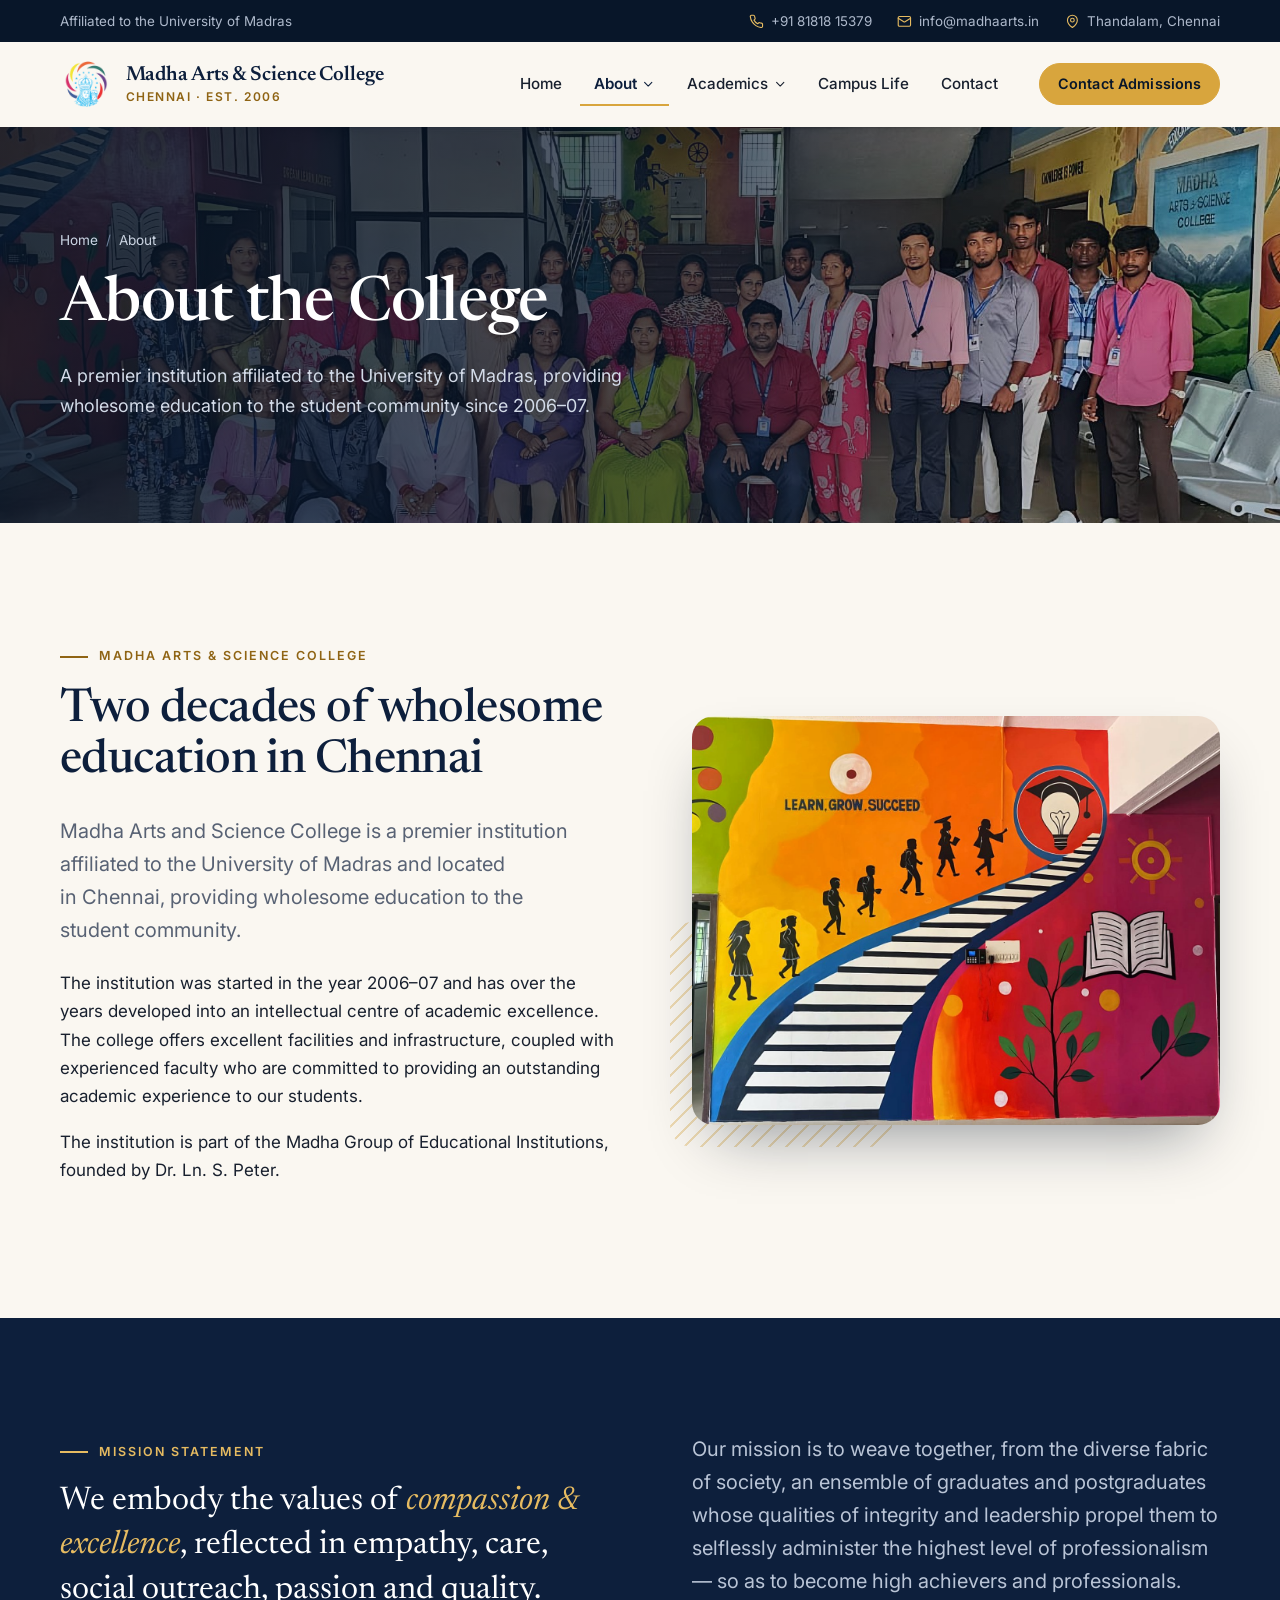
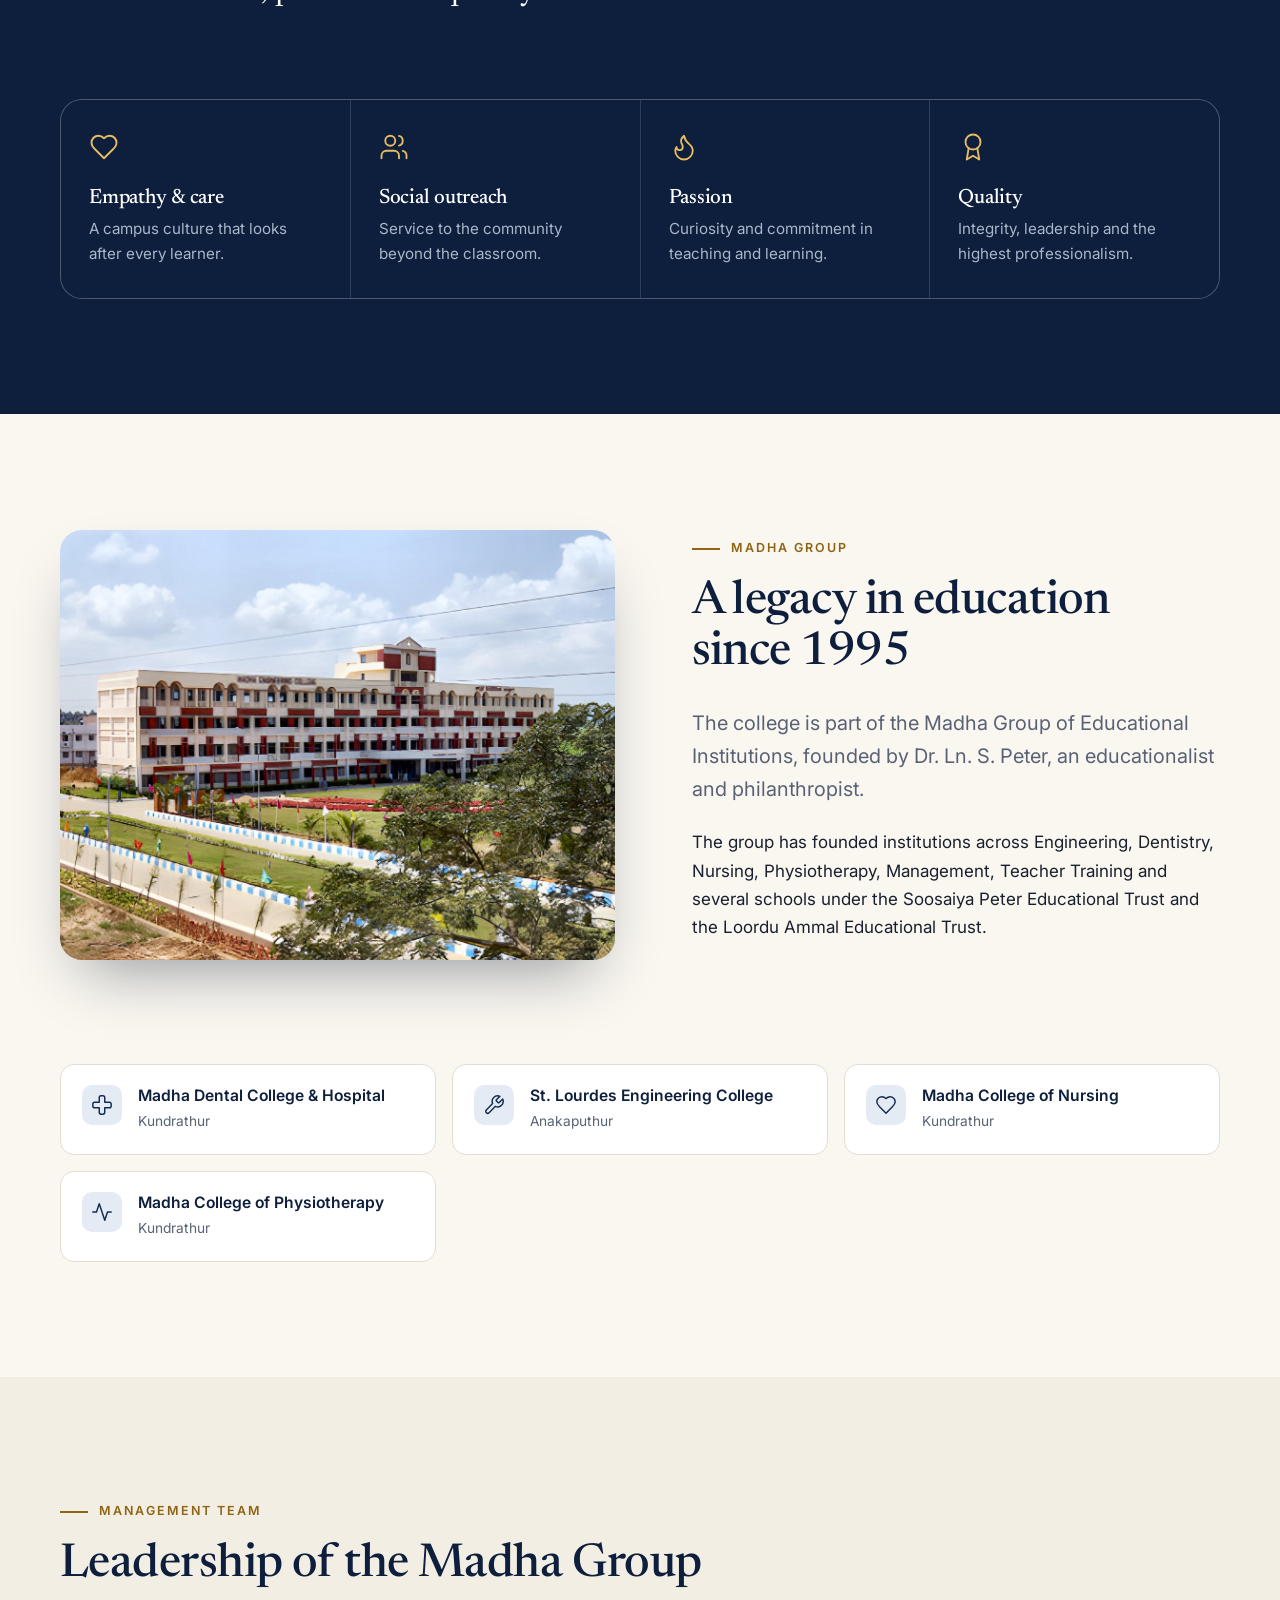
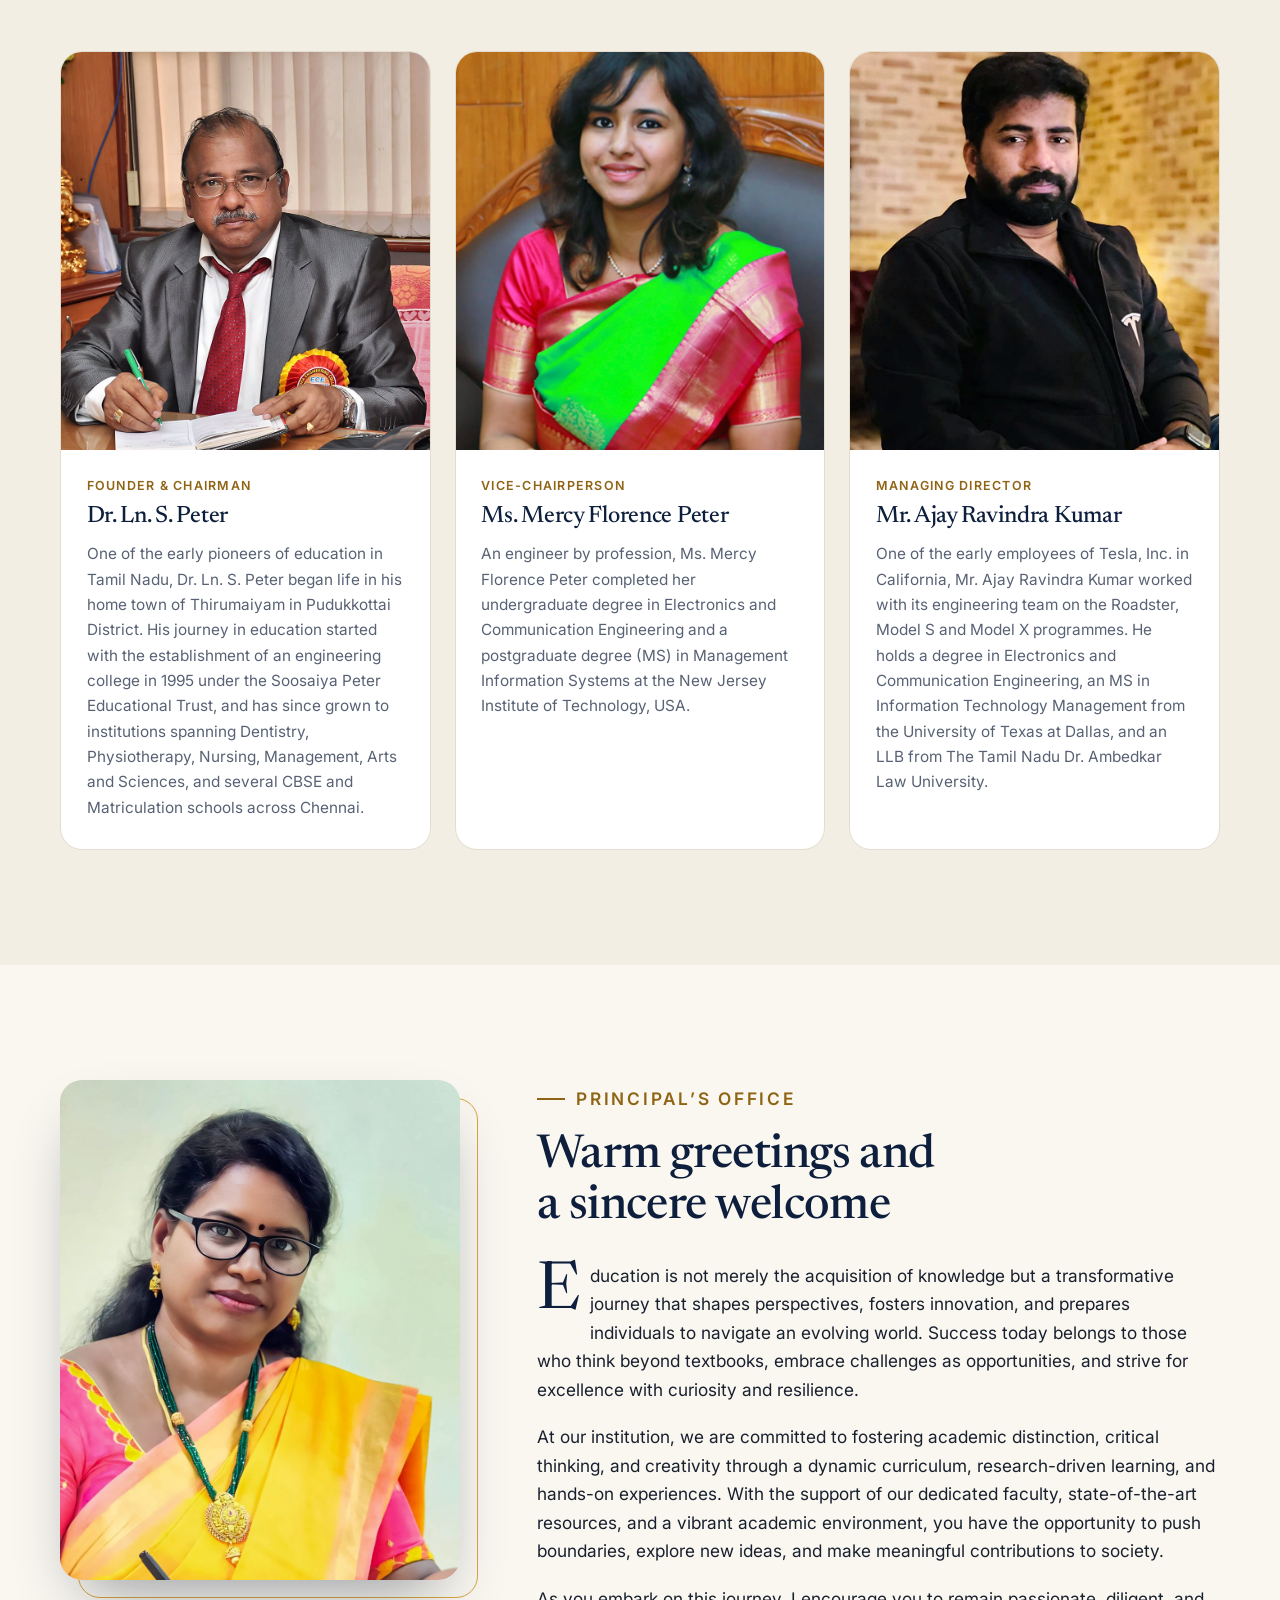
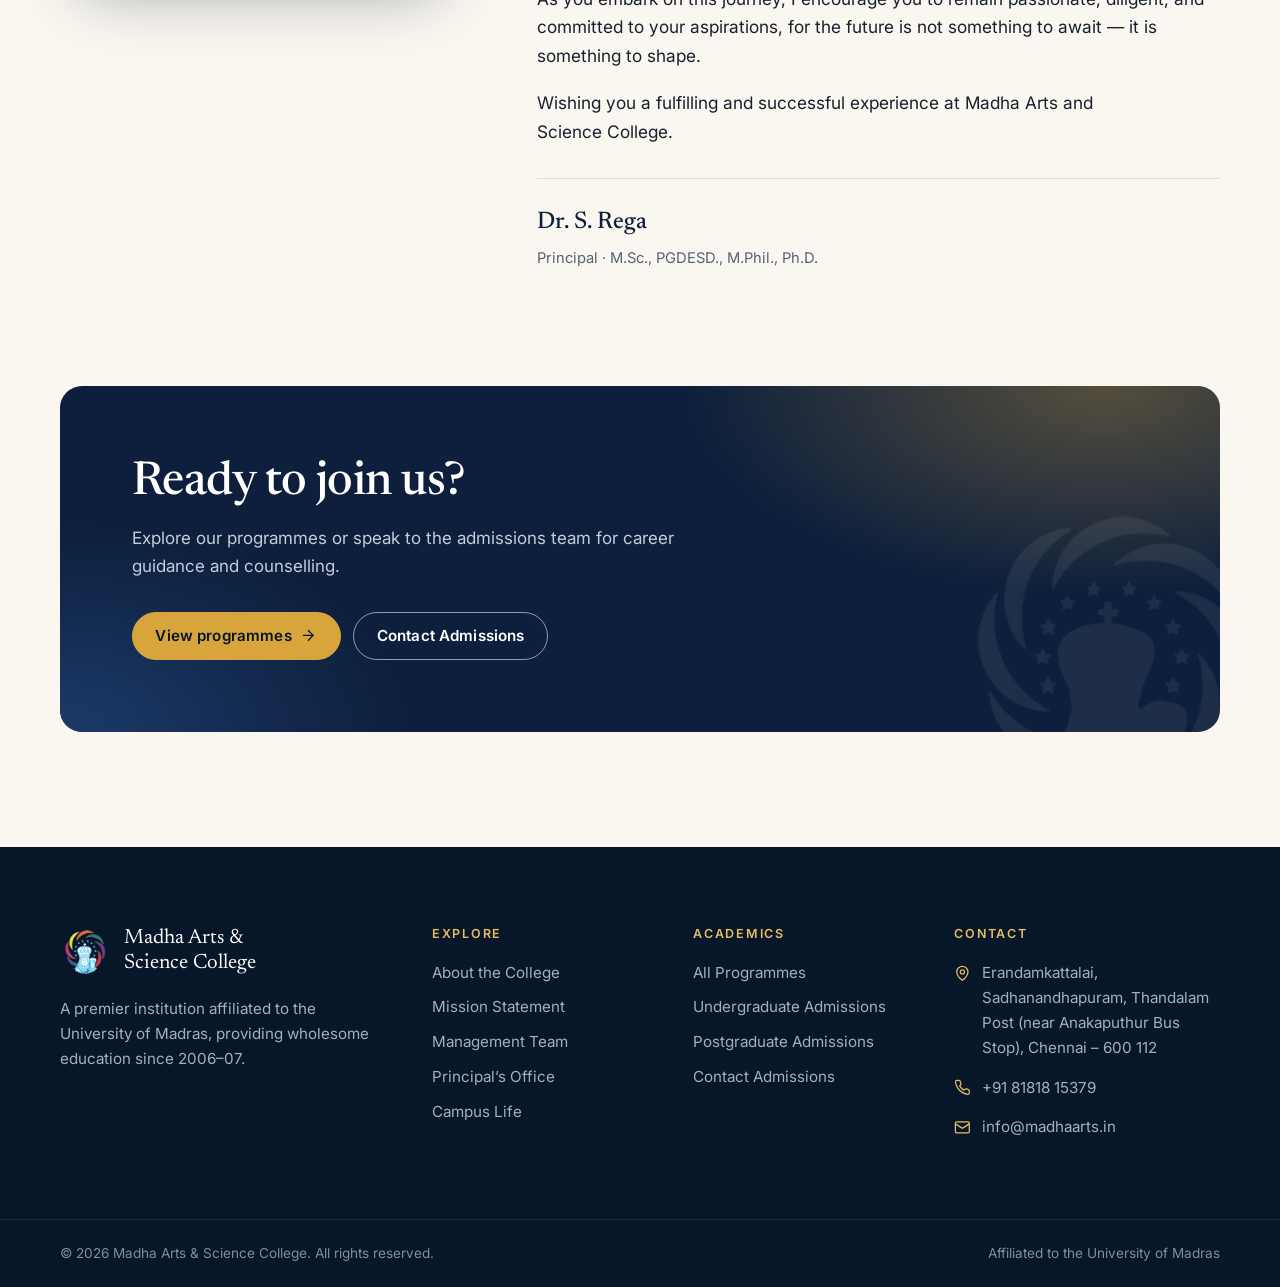
<file: about.html>
<!DOCTYPE html>
<html lang="en">
<head>
  <meta charset="utf-8">
  <meta name="viewport" content="width=device-width, initial-scale=1">
  <title>About Us | Madha Arts &amp; Science College, Chennai</title>
  <meta name="description" content="About Madha Arts and Science College: our history since 2006, mission statement, the Madha Group of Institutions, management team and a message from the Principal.">
  <meta name="theme-color" content="#0d1f3c">
  <link rel="icon" type="image/png" href="assets/img/favicon.png">
  <link rel="preconnect" href="https://fonts.googleapis.com">
  <link rel="preconnect" href="https://fonts.gstatic.com" crossorigin>
  <link rel="stylesheet" href="https://fonts.googleapis.com/css2?family=Inter:wght@400;500;600;700&family=Newsreader:ital,opsz,wght@0,6..72,400;0,6..72,500;0,6..72,600;1,6..72,400;1,6..72,500&display=swap">
  <link rel="stylesheet" href="assets/css/styles.css">
  <script>document.documentElement.classList.add("js")</script>
</head>
<body>
  <a class="skip" href="#main">Skip to content</a>

  <div class="topbar">
    <div class="container topbar__inner">
      <p class="topbar__note">Affiliated to the University of Madras</p>
      <ul class="topbar__links">
        <li><a href="tel:+918181815379"><svg class="i" viewBox="0 0 24 24" aria-hidden="true"><path d="M22 16.92v3a2 2 0 0 1-2.18 2 19.79 19.79 0 0 1-8.63-3.07 19.5 19.5 0 0 1-6-6 19.79 19.79 0 0 1-3.07-8.67A2 2 0 0 1 4.11 2h3a2 2 0 0 1 2 1.72 12.84 12.84 0 0 0 .7 2.81 2 2 0 0 1-.45 2.11L8.09 9.91a16 16 0 0 0 6 6l1.27-1.27a2 2 0 0 1 2.11-.45 12.84 12.84 0 0 0 2.81.7A2 2 0 0 1 22 16.92z"/></svg>+91 81818 15379</a></li>
        <li><a href="mailto:info@madhaarts.in"><svg class="i" viewBox="0 0 24 24" aria-hidden="true"><rect width="20" height="16" x="2" y="4" rx="2"/><path d="m22 7-8.97 5.7a1.94 1.94 0 0 1-2.06 0L2 7"/></svg>info@madhaarts.in</a></li>
        <li class="hide-sm"><svg class="i" viewBox="0 0 24 24" aria-hidden="true"><path d="M20 10c0 6-8 12-8 12s-8-6-8-12a8 8 0 0 1 16 0Z"/><circle cx="12" cy="10" r="3"/></svg>Thandalam, Chennai</li>
      </ul>
    </div>
  </div>

  <header class="site-header" data-header>
    <div class="container site-header__inner">
      <a class="brand" href="index.html" aria-label="Madha Arts and Science College, home">
        <img src="assets/img/emblem.png" alt="" width="512" height="448">
        <span class="brand__text"><span class="brand__name">Madha Arts &amp; Science College</span><span class="brand__sub">Chennai &middot; Est. 2006</span></span>
      </a>
      <nav class="nav" id="site-nav" aria-label="Primary" data-nav>
        <button class="nav-toggle nav-close" type="button" data-nav-close><span class="sr-only">Close menu</span><svg class="i" viewBox="0 0 24 24" aria-hidden="true"><path d="M18 6 6 18"/><path d="m6 6 12 12"/></svg></button>
        <ul class="nav__list">
          <li class="nav__item"><a class="nav__link" href="index.html">Home</a></li>
          <li class="nav__item has-menu">
            <a class="nav__link" href="about.html" aria-current="page">About <svg class="i" viewBox="0 0 24 24" aria-hidden="true"><path d="m6 9 6 6 6-6"/></svg></a>
            <ul class="menu">
              <li><a href="about.html#college">The College</a></li>
              <li><a href="about.html#mission">Mission Statement</a></li>
              <li><a href="about.html#group">Madha Group</a></li>
              <li><a href="about.html#leadership">Management Team</a></li>
              <li><a href="about.html#principal">Principal&rsquo;s Office</a></li>
            </ul>
          </li>
          <li class="nav__item has-menu">
            <a class="nav__link" href="academics.html">Academics <svg class="i" viewBox="0 0 24 24" aria-hidden="true"><path d="m6 9 6 6 6-6"/></svg></a>
            <ul class="menu">
              <li><a href="academics.html#programmes">All Programmes</a></li>
              <li><a href="academics.html#undergraduate">Undergraduate Admissions</a></li>
              <li><a href="academics.html#postgraduate">Postgraduate Admissions</a></li>
            </ul>
          </li>
          <li class="nav__item"><a class="nav__link" href="campus-life.html">Campus Life</a></li>
          <li class="nav__item"><a class="nav__link" href="contact.html">Contact</a></li>
        </ul>
        <a class="btn btn--gold btn--sm nav__cta" href="contact.html#enquiry">Contact Admissions</a>
      </nav>
      <button class="nav-toggle" type="button" aria-expanded="false" aria-controls="site-nav" data-nav-toggle><span class="sr-only">Open menu</span><svg class="i" viewBox="0 0 24 24" aria-hidden="true"><path d="M4 6h16M4 12h16M4 18h16"/></svg></button>
    </div>
  </header>
  <div class="nav-backdrop"></div>

  <main id="main">
    <section class="page-hero page-hero--bright page-hero--flat">
      <div class="page-hero__media"><img src="assets/img/campus-entrance.jpg" alt="" width="2000" height="933"></div>
      <div class="container page-hero__inner">
        <div class="page-hero__content">
          <ol class="crumbs" aria-label="Breadcrumb"><li><a href="index.html">Home</a></li><li aria-current="page">About</li></ol>
          <h1>About the College</h1>
          <p>A premier institution affiliated to the University of Madras, providing wholesome education to the student community since 2006&ndash;07.</p>
        </div>
      </div>
    </section>

    <!-- The College -->
    <section class="section anchor" id="college" aria-labelledby="college-title">
      <div class="container split">
        <div data-reveal>
          <p class="eyebrow">Madha Arts &amp; Science College</p>
          <h2 id="college-title">Two decades of wholesome education in Chennai</h2>
          <p class="lead">Madha Arts and Science College is a premier institution affiliated to the University of Madras and located in Chennai, providing wholesome education to the student community.</p>
          <p>The institution was started in the year 2006&ndash;07 and has over the years developed into an intellectual centre of academic excellence. The college offers excellent facilities and infrastructure, coupled with experienced faculty who are committed to providing an outstanding academic experience to our students.</p>
          <p>The institution is part of the Madha Group of Educational Institutions, founded by Dr. Ln. S. Peter.</p>
        </div>
        <div class="media-frame" data-reveal style="--d:.1s">
          <span class="media-frame__accent" aria-hidden="true"></span>
          <img src="assets/img/campus-mural-stairway.jpg" alt="A mural in the main block: silhouetted students climb a staircase towards a graduation cap, beneath the words Learn, grow, succeed" width="1400" height="1050" loading="lazy">
        </div>
      </div>
    </section>

    <!-- Mission -->
    <section class="section section--navy anchor" id="mission" aria-labelledby="mission-title">
      <div class="container">
        <div class="split" style="align-items:start">
          <div data-reveal>
            <p class="eyebrow">Mission statement</p>
            <h2 id="mission-title" class="sr-only">Mission statement</h2>
            <p class="mission-quote">We embody the values of <em>compassion &amp; excellence</em>, reflected in empathy, care, social outreach, passion and quality.</p>
          </div>
          <div data-reveal style="--d:.1s">
            <p class="lead">Our mission is to weave together, from the diverse fabric of society, an ensemble of graduates and postgraduates whose qualities of integrity and leadership propel them to selflessly administer the highest level of professionalism &mdash; so as to become high achievers and professionals.</p>
          </div>
        </div>
        <div class="values" style="margin-top:clamp(2.5rem,5vw,4rem)" data-reveal>
          <div class="value">
            <svg class="i" viewBox="0 0 24 24" aria-hidden="true"><path d="M19 14c1.49-1.46 3-3.21 3-5.5A5.5 5.5 0 0 0 16.5 3c-1.76 0-3 .5-4.5 2-1.5-1.5-2.74-2-4.5-2A5.5 5.5 0 0 0 2 8.5c0 2.3 1.5 4.05 3 5.5l7 7Z"/></svg>
            <h3>Empathy &amp; care</h3>
            <p>A campus culture that looks after every learner.</p>
          </div>
          <div class="value">
            <svg class="i" viewBox="0 0 24 24" aria-hidden="true"><path d="M16 21v-2a4 4 0 0 0-4-4H6a4 4 0 0 0-4 4v2"/><circle cx="9" cy="7" r="4"/><path d="M22 21v-2a4 4 0 0 0-3-3.87"/><path d="M16 3.13a4 4 0 0 1 0 7.75"/></svg>
            <h3>Social outreach</h3>
            <p>Service to the community beyond the classroom.</p>
          </div>
          <div class="value">
            <svg class="i" viewBox="0 0 24 24" aria-hidden="true"><path d="M8.5 14.5A2.5 2.5 0 0 0 11 12c0-1.38-.5-2-1-3-1.07-2.14-.22-4.05 2-6 .5 2.5 2 4.9 4 6.5 2 1.6 3 3.5 3 5.5a7 7 0 1 1-14 0c0-1.15.43-2.29 1-3a2.5 2.5 0 0 0 2.5 2.5z"/></svg>
            <h3>Passion</h3>
            <p>Curiosity and commitment in teaching and learning.</p>
          </div>
          <div class="value">
            <svg class="i" viewBox="0 0 24 24" aria-hidden="true"><circle cx="12" cy="8" r="6"/><path d="M15.477 12.89 17 22l-5-3-5 3 1.523-9.11"/></svg>
            <h3>Quality</h3>
            <p>Integrity, leadership and the highest professionalism.</p>
          </div>
        </div>
      </div>
    </section>

    <!-- Madha Group -->
    <section class="section anchor" id="group" aria-labelledby="group-title">
      <div class="container">
        <div class="split" style="margin-bottom:clamp(2.5rem,5vw,4rem)">
          <div class="media-frame" data-reveal>
            <img src="assets/img/madha-group-campus.jpg" alt="A Madha Group campus with landscaped grounds" width="1400" height="903" loading="lazy">
          </div>
          <div data-reveal style="--d:.1s">
            <p class="eyebrow">Madha Group</p>
            <h2 id="group-title">A legacy in education since 1995</h2>
            <p class="lead">The college is part of the Madha Group of Educational Institutions, founded by Dr. Ln. S. Peter, an educationalist and philanthropist.</p>
            <p>The group has founded institutions across Engineering, Dentistry, Nursing, Physiotherapy, Management, Teacher Training and several schools under the Soosaiya Peter Educational Trust and the Loordu Ammal Educational Trust.</p>
          </div>
        </div>
        <h3 data-reveal>Our sister institutions</h3>
        <ul class="institutions" data-reveal>
          <li class="institution"><svg class="i" viewBox="0 0 24 24" aria-hidden="true"><path d="M11 2a2 2 0 0 0-2 2v5H4a2 2 0 0 0-2 2v2c0 1.1.9 2 2 2h5v5c0 1.1.9 2 2 2h2a2 2 0 0 0 2-2v-5h5a2 2 0 0 0 2-2v-2a2 2 0 0 0-2-2h-5V4a2 2 0 0 0-2-2h-2z"/></svg><div><strong>Madha Dental College &amp; Hospital</strong><span>Kundrathur</span></div></li>
          <li class="institution"><svg class="i" viewBox="0 0 24 24" aria-hidden="true"><path d="M14.7 6.3a1 1 0 0 0 0 1.4l1.6 1.6a1 1 0 0 0 1.4 0l3.77-3.77a6 6 0 0 1-7.94 7.94l-6.91 6.91a2.12 2.12 0 0 1-3-3l6.91-6.91a6 6 0 0 1 7.94-7.94l-3.76 3.76z"/></svg><div><strong>St. Lourdes Engineering College</strong><span>Anakaputhur</span></div></li>
          <li class="institution"><svg class="i" viewBox="0 0 24 24" aria-hidden="true"><path d="M19 14c1.49-1.46 3-3.21 3-5.5A5.5 5.5 0 0 0 16.5 3c-1.76 0-3 .5-4.5 2-1.5-1.5-2.74-2-4.5-2A5.5 5.5 0 0 0 2 8.5c0 2.3 1.5 4.05 3 5.5l7 7Z"/></svg><div><strong>Madha College of Nursing</strong><span>Kundrathur</span></div></li>
          <li class="institution"><svg class="i" viewBox="0 0 24 24" aria-hidden="true"><path d="M22 12h-4l-3 9L9 3l-3 9H2"/></svg><div><strong>Madha College of Physiotherapy</strong><span>Kundrathur</span></div></li>
        </ul>
      </div>
    </section>

    <!-- Leadership -->
    <section class="section section--tint anchor" id="leadership" aria-labelledby="lead-title">
      <div class="container">
        <div class="section-head" data-reveal>
          <p class="eyebrow">Management team</p>
          <h2 id="lead-title">Leadership of the Madha Group</h2>
        </div>
        <div class="leaders">
          <article class="leader" data-reveal>
            <div class="leader__photo"><img src="assets/img/leader-chairman.jpg" alt="Dr. Ln. S. Peter" width="900" height="1256" loading="lazy"></div>
            <div class="leader__body">
              <p class="leader__role">Founder &amp; Chairman</p>
              <h3>Dr. Ln. S. Peter</h3>
              <p>One of the early pioneers of education in Tamil Nadu, Dr. Ln. S. Peter began life in his home town of Thirumaiyam in Pudukkottai District. His journey in education started with the establishment of an engineering college in 1995 under the Soosaiya Peter Educational Trust, and has since grown to institutions spanning Dentistry, Physiotherapy, Nursing, Management, Arts and Sciences, and several CBSE and Matriculation schools across Chennai.</p>
            </div>
          </article>
          <article class="leader" data-reveal style="--d:.08s">
            <div class="leader__photo"><img src="assets/img/leader-vice-chair.jpg" alt="Ms. Mercy Florence Peter" width="900" height="1256" loading="lazy"></div>
            <div class="leader__body">
              <p class="leader__role">Vice-Chairperson</p>
              <h3>Ms. Mercy Florence Peter</h3>
              <p>An engineer by profession, Ms. Mercy Florence Peter completed her undergraduate degree in Electronics and Communication Engineering and a postgraduate degree (MS) in Management Information Systems at the New Jersey Institute of Technology, USA.</p>
            </div>
          </article>
          <article class="leader" data-reveal style="--d:.16s">
            <div class="leader__photo"><img src="assets/img/leader-md.jpg" alt="Mr. Ajay Ravindra Kumar" width="900" height="1256" loading="lazy"></div>
            <div class="leader__body">
              <p class="leader__role">Managing Director</p>
              <h3>Mr. Ajay Ravindra Kumar</h3>
              <p>One of the early employees of Tesla, Inc. in California, Mr. Ajay Ravindra Kumar worked with its engineering team on the Roadster, Model S and Model X programmes. He holds a degree in Electronics and Communication Engineering, an MS in Information Technology Management from the University of Texas at Dallas, and an LLB from The Tamil Nadu Dr. Ambedkar Law University.</p>
            </div>
          </article>
        </div>
      </div>
    </section>

    <!-- Principal -->
    <section class="section anchor" id="principal" aria-labelledby="principal-title">
      <div class="container message" style="align-items:start">
        <div class="message__photo" data-reveal>
          <img src="assets/img/principal.jpg" alt="Dr. S. Rega, Principal" width="900" height="1929" loading="lazy">
        </div>
        <div class="letter" data-reveal style="--d:.1s">
          <p class="eyebrow">Principal&rsquo;s office</p>
          <h2 id="principal-title">Warm greetings and a sincere welcome</h2>
          <p>Education is not merely the acquisition of knowledge but a transformative journey that shapes perspectives, fosters innovation, and prepares individuals to navigate an evolving world. Success today belongs to those who think beyond textbooks, embrace challenges as opportunities, and strive for excellence with curiosity and resilience.</p>
          <p>At our institution, we are committed to fostering academic distinction, critical thinking, and creativity through a dynamic curriculum, research-driven learning, and hands-on experiences. With the support of our dedicated faculty, state-of-the-art resources, and a vibrant academic environment, you have the opportunity to push boundaries, explore new ideas, and make meaningful contributions to society.</p>
          <p>As you embark on this journey, I encourage you to remain passionate, diligent, and committed to your aspirations, for the future is not something to await &mdash; it is something to shape.</p>
          <p>Wishing you a fulfilling and successful experience at Madha Arts and Science College.</p>
          <div class="signature"><strong>Dr. S. Rega</strong><span>Principal &middot; M.Sc., PGDESD., M.Phil., Ph.D.</span></div>
        </div>
      </div>
    </section>

    <section class="section" style="padding-top:0" aria-label="Admissions">
      <div class="container">
        <div class="cta" data-reveal>
          <img class="cta__emblem" src="assets/img/emblem.png" alt="" width="512" height="448" loading="lazy">
          <div>
            <h2>Ready to join us?</h2>
            <p>Explore our programmes or speak to the admissions team for career guidance and counselling.</p>
          </div>
          <div class="cta__actions">
            <a class="btn btn--gold" href="academics.html">View programmes <svg class="i" viewBox="0 0 24 24" aria-hidden="true"><path d="M5 12h14"/><path d="m12 5 7 7-7 7"/></svg></a>
            <a class="btn btn--ghost" href="contact.html#enquiry">Contact Admissions</a>
          </div>
        </div>
      </div>
    </section>
  </main>

  <footer class="site-footer">
    <div class="container footer-grid">
      <div>
        <a class="footer-brand" href="index.html"><img src="assets/img/emblem.png" alt="" width="512" height="448" loading="lazy"><span>Madha Arts &amp;<br>Science College</span></a>
        <p>A premier institution affiliated to the University of Madras, providing wholesome education since 2006&ndash;07.</p>
      </div>
      <div>
        <h4>Explore</h4>
        <ul class="footer-links">
          <li><a href="about.html">About the College</a></li>
          <li><a href="about.html#mission">Mission Statement</a></li>
          <li><a href="about.html#leadership">Management Team</a></li>
          <li><a href="about.html#principal">Principal&rsquo;s Office</a></li>
          <li><a href="campus-life.html">Campus Life</a></li>
        </ul>
      </div>
      <div>
        <h4>Academics</h4>
        <ul class="footer-links">
          <li><a href="academics.html#programmes">All Programmes</a></li>
          <li><a href="academics.html#undergraduate">Undergraduate Admissions</a></li>
          <li><a href="academics.html#postgraduate">Postgraduate Admissions</a></li>
          <li><a href="contact.html#enquiry">Contact Admissions</a></li>
        </ul>
      </div>
      <div>
        <h4>Contact</h4>
        <ul class="footer-contact">
          <li><svg class="i" viewBox="0 0 24 24" aria-hidden="true"><path d="M20 10c0 6-8 12-8 12s-8-6-8-12a8 8 0 0 1 16 0Z"/><circle cx="12" cy="10" r="3"/></svg><span>Erandamkattalai, Sadhanandhapuram, Thandalam Post (near Anakaputhur Bus Stop), Chennai &ndash; 600 112</span></li>
          <li><svg class="i" viewBox="0 0 24 24" aria-hidden="true"><path d="M22 16.92v3a2 2 0 0 1-2.18 2 19.79 19.79 0 0 1-8.63-3.07 19.5 19.5 0 0 1-6-6 19.79 19.79 0 0 1-3.07-8.67A2 2 0 0 1 4.11 2h3a2 2 0 0 1 2 1.72 12.84 12.84 0 0 0 .7 2.81 2 2 0 0 1-.45 2.11L8.09 9.91a16 16 0 0 0 6 6l1.27-1.27a2 2 0 0 1 2.11-.45 12.84 12.84 0 0 0 2.81.7A2 2 0 0 1 22 16.92z"/></svg><a href="tel:+918181815379">+91 81818 15379</a></li>
          <li><svg class="i" viewBox="0 0 24 24" aria-hidden="true"><rect width="20" height="16" x="2" y="4" rx="2"/><path d="m22 7-8.97 5.7a1.94 1.94 0 0 1-2.06 0L2 7"/></svg><a href="mailto:info@madhaarts.in">info@madhaarts.in</a></li>
        </ul>
      </div>
    </div>
    <div class="footer-bottom">
      <div class="container"><span>&copy; <span data-year>2026</span> Madha Arts &amp; Science College. All rights reserved.</span><span>Affiliated to the University of Madras</span></div>
    </div>
  </footer>

  <script src="assets/js/main.js" defer onerror="document.documentElement.classList.remove('js')"></script>
</body>
</html>
</file>
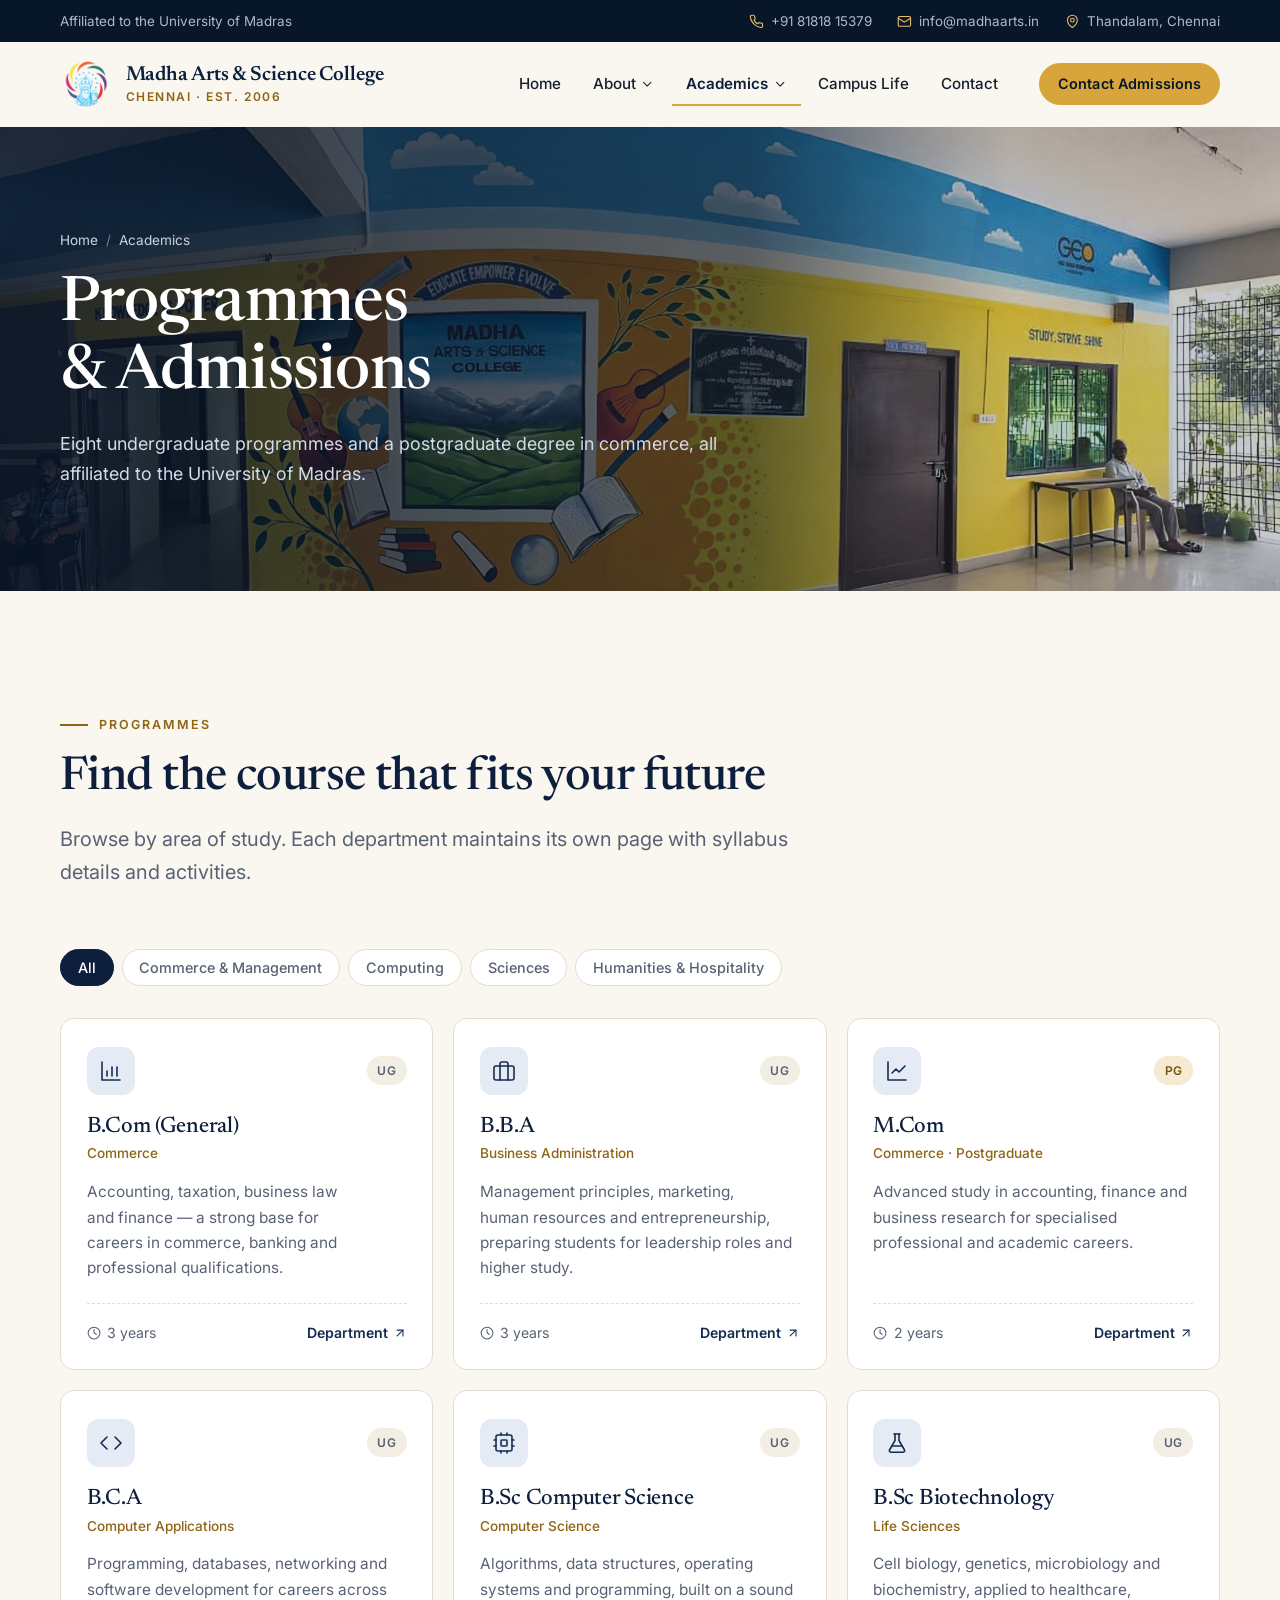
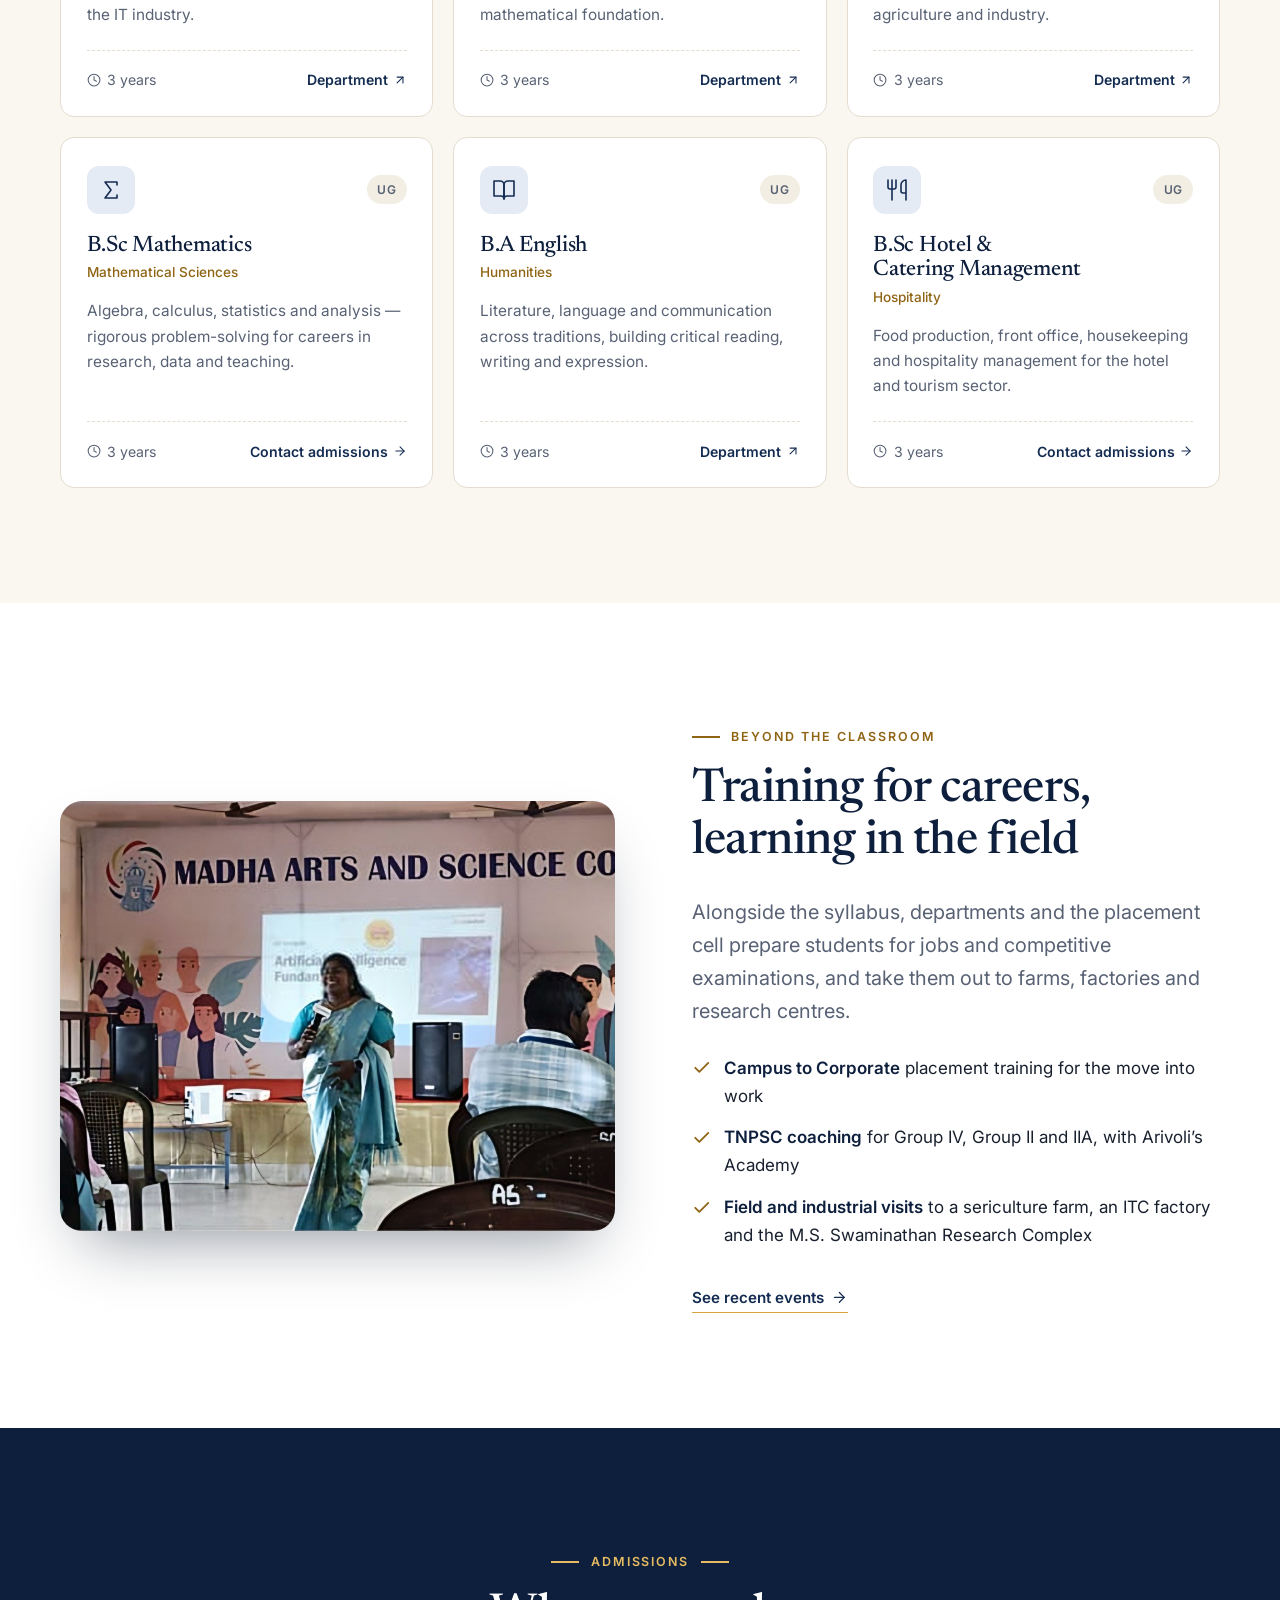
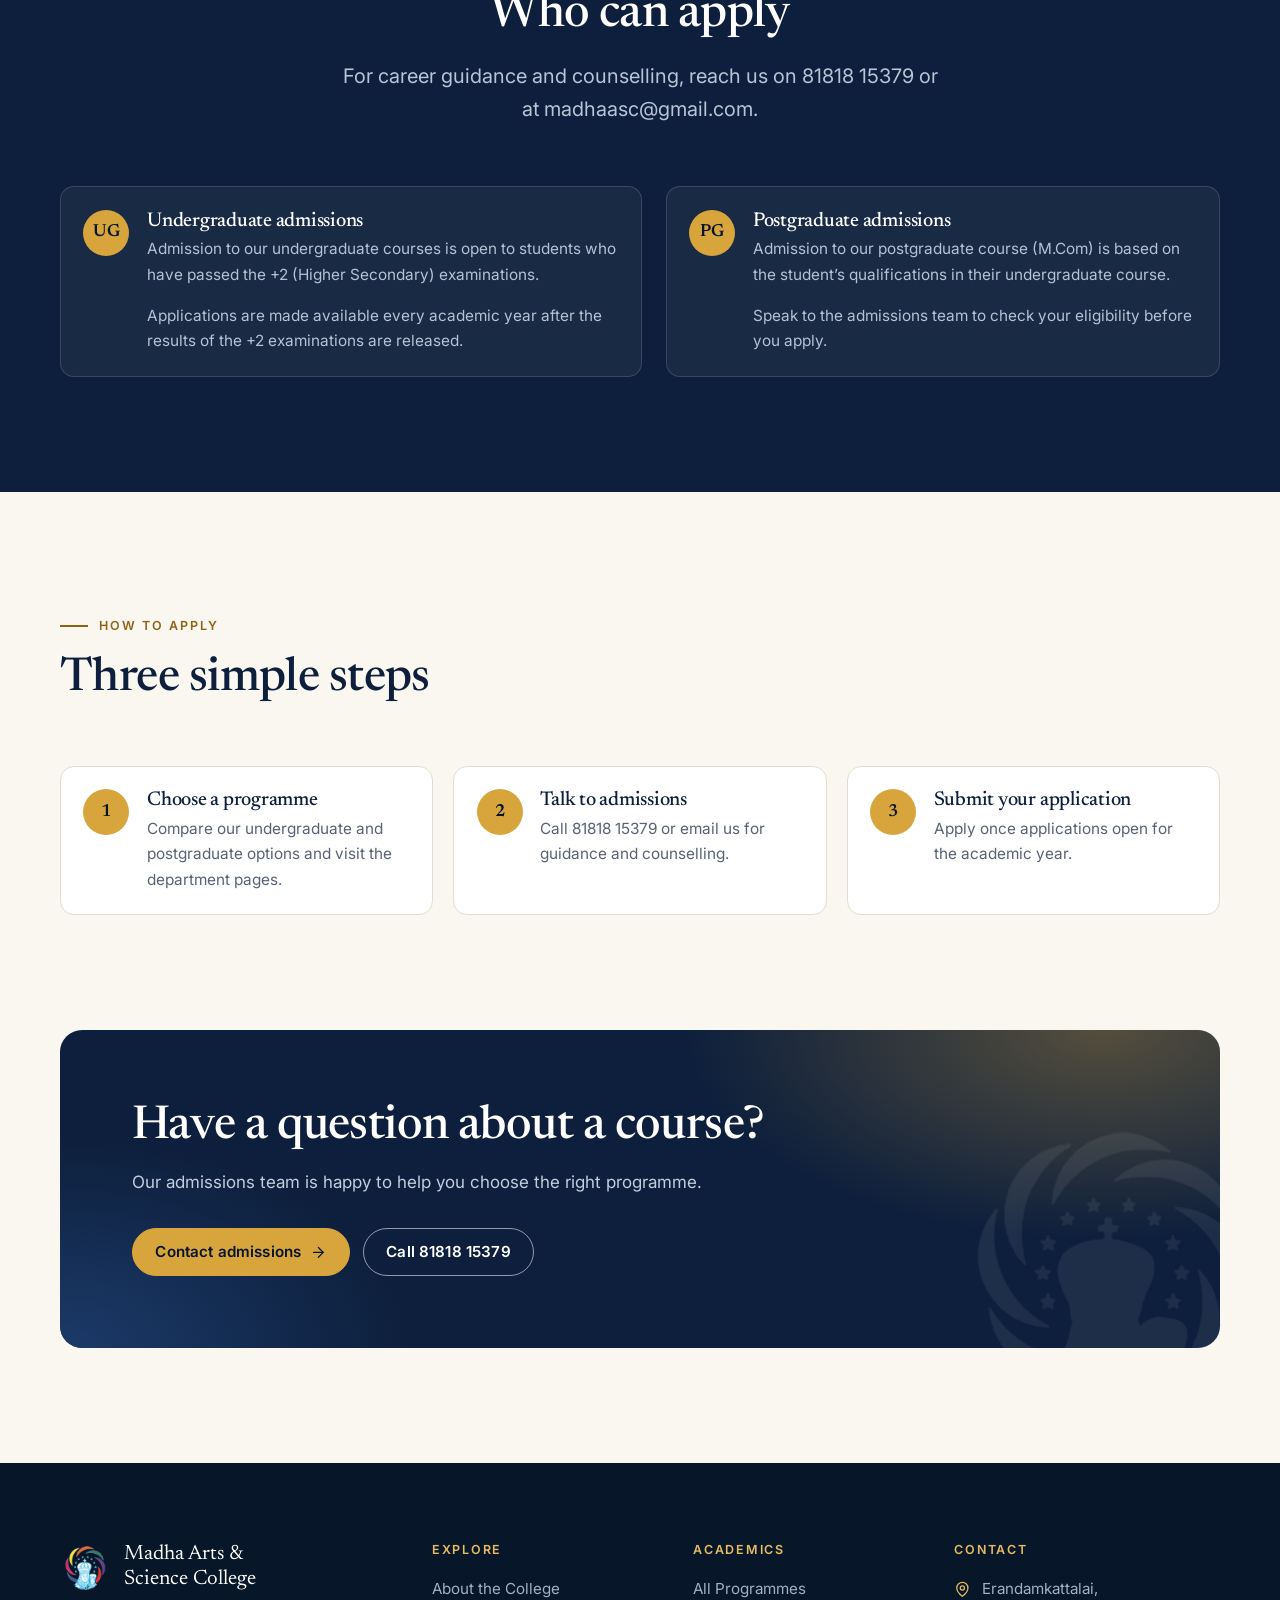
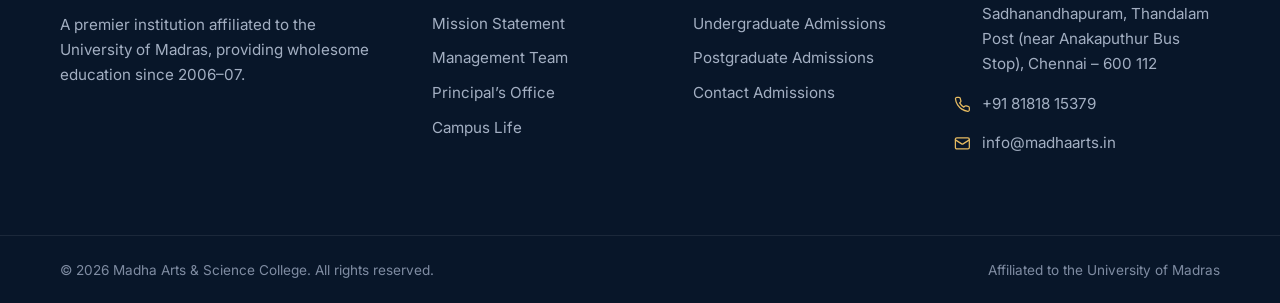
<file: academics.html>
<!DOCTYPE html>
<html lang="en">
<head>
  <meta charset="utf-8">
  <meta name="viewport" content="width=device-width, initial-scale=1">
  <title>Programmes &amp; Admissions | Madha Arts &amp; Science College, Chennai</title>
  <meta name="description" content="Undergraduate and postgraduate programmes at Madha Arts and Science College: B.Com, BBA, BCA, B.Sc Computer Science, Biotechnology, Mathematics, Hotel &amp; Catering Management, B.A English and M.Com.">
  <meta name="theme-color" content="#0d1f3c">
  <link rel="icon" type="image/png" href="assets/img/favicon.png">
  <link rel="preconnect" href="https://fonts.googleapis.com">
  <link rel="preconnect" href="https://fonts.gstatic.com" crossorigin>
  <link rel="stylesheet" href="https://fonts.googleapis.com/css2?family=Inter:wght@400;500;600;700&family=Newsreader:ital,opsz,wght@0,6..72,400;0,6..72,500;0,6..72,600;1,6..72,400;1,6..72,500&display=swap">
  <link rel="stylesheet" href="assets/css/styles.css">
  <script>document.documentElement.classList.add("js")</script>
</head>
<body>
  <a class="skip" href="#main">Skip to content</a>

  <div class="topbar">
    <div class="container topbar__inner">
      <p class="topbar__note">Affiliated to the University of Madras</p>
      <ul class="topbar__links">
        <li><a href="tel:+918181815379"><svg class="i" viewBox="0 0 24 24" aria-hidden="true"><path d="M22 16.92v3a2 2 0 0 1-2.18 2 19.79 19.79 0 0 1-8.63-3.07 19.5 19.5 0 0 1-6-6 19.79 19.79 0 0 1-3.07-8.67A2 2 0 0 1 4.11 2h3a2 2 0 0 1 2 1.72 12.84 12.84 0 0 0 .7 2.81 2 2 0 0 1-.45 2.11L8.09 9.91a16 16 0 0 0 6 6l1.27-1.27a2 2 0 0 1 2.11-.45 12.84 12.84 0 0 0 2.81.7A2 2 0 0 1 22 16.92z"/></svg>+91 81818 15379</a></li>
        <li><a href="mailto:info@madhaarts.in"><svg class="i" viewBox="0 0 24 24" aria-hidden="true"><rect width="20" height="16" x="2" y="4" rx="2"/><path d="m22 7-8.97 5.7a1.94 1.94 0 0 1-2.06 0L2 7"/></svg>info@madhaarts.in</a></li>
        <li class="hide-sm"><svg class="i" viewBox="0 0 24 24" aria-hidden="true"><path d="M20 10c0 6-8 12-8 12s-8-6-8-12a8 8 0 0 1 16 0Z"/><circle cx="12" cy="10" r="3"/></svg>Thandalam, Chennai</li>
      </ul>
    </div>
  </div>

  <header class="site-header" data-header>
    <div class="container site-header__inner">
      <a class="brand" href="index.html" aria-label="Madha Arts and Science College, home">
        <img src="assets/img/emblem.png" alt="" width="512" height="448">
        <span class="brand__text"><span class="brand__name">Madha Arts &amp; Science College</span><span class="brand__sub">Chennai &middot; Est. 2006</span></span>
      </a>
      <nav class="nav" id="site-nav" aria-label="Primary" data-nav>
        <button class="nav-toggle nav-close" type="button" data-nav-close><span class="sr-only">Close menu</span><svg class="i" viewBox="0 0 24 24" aria-hidden="true"><path d="M18 6 6 18"/><path d="m6 6 12 12"/></svg></button>
        <ul class="nav__list">
          <li class="nav__item"><a class="nav__link" href="index.html">Home</a></li>
          <li class="nav__item has-menu">
            <a class="nav__link" href="about.html">About <svg class="i" viewBox="0 0 24 24" aria-hidden="true"><path d="m6 9 6 6 6-6"/></svg></a>
            <ul class="menu">
              <li><a href="about.html#college">The College</a></li>
              <li><a href="about.html#mission">Mission Statement</a></li>
              <li><a href="about.html#group">Madha Group</a></li>
              <li><a href="about.html#leadership">Management Team</a></li>
              <li><a href="about.html#principal">Principal&rsquo;s Office</a></li>
            </ul>
          </li>
          <li class="nav__item has-menu">
            <a class="nav__link" href="academics.html" aria-current="page">Academics <svg class="i" viewBox="0 0 24 24" aria-hidden="true"><path d="m6 9 6 6 6-6"/></svg></a>
            <ul class="menu">
              <li><a href="academics.html#programmes">All Programmes</a></li>
              <li><a href="academics.html#undergraduate">Undergraduate Admissions</a></li>
              <li><a href="academics.html#postgraduate">Postgraduate Admissions</a></li>
            </ul>
          </li>
          <li class="nav__item"><a class="nav__link" href="campus-life.html">Campus Life</a></li>
          <li class="nav__item"><a class="nav__link" href="contact.html">Contact</a></li>
        </ul>
        <a class="btn btn--gold btn--sm nav__cta" href="contact.html#enquiry">Contact Admissions</a>
      </nav>
      <button class="nav-toggle" type="button" aria-expanded="false" aria-controls="site-nav" data-nav-toggle><span class="sr-only">Open menu</span><svg class="i" viewBox="0 0 24 24" aria-hidden="true"><path d="M4 6h16M4 12h16M4 18h16"/></svg></button>
    </div>
  </header>
  <div class="nav-backdrop"></div>

  <main id="main">
    <section class="page-hero page-hero--bright page-hero--flat">
      <div class="page-hero__media"><img src="assets/img/campus-mural.jpg" alt="" width="2000" height="1221"></div>
      <div class="container page-hero__inner">
        <div class="page-hero__content">
          <ol class="crumbs" aria-label="Breadcrumb"><li><a href="index.html">Home</a></li><li aria-current="page">Academics</li></ol>
          <h1>Programmes &amp; Admissions</h1>
          <p>Eight undergraduate programmes and a postgraduate degree in commerce, all affiliated to the University of Madras.</p>
        </div>
      </div>
    </section>

    <!-- Programmes -->
    <section class="section anchor" id="programmes" aria-labelledby="prog-title">
      <div class="container">
        <div class="section-head" data-reveal>
          <p class="eyebrow">Programmes</p>
          <h2 id="prog-title">Find the course that fits your future</h2>
          <p class="lead">Browse by area of study. Each department maintains its own page with syllabus details and activities.</p>
        </div>

        <div class="filters" role="group" aria-label="Filter programmes" data-reveal>
          <button class="filter" type="button" data-filter="all" aria-pressed="true">All</button>
          <button class="filter" type="button" data-filter="commerce" aria-pressed="false">Commerce &amp; Management</button>
          <button class="filter" type="button" data-filter="computing" aria-pressed="false">Computing</button>
          <button class="filter" type="button" data-filter="science" aria-pressed="false">Sciences</button>
          <button class="filter" type="button" data-filter="humanities" aria-pressed="false">Humanities &amp; Hospitality</button>
        </div>

        <div class="programmes">
          <article class="programme" data-school="commerce" data-reveal>
            <div class="programme__top"><span class="programme__icon"><svg class="i" viewBox="0 0 24 24" aria-hidden="true"><path d="M3 3v18h18"/><path d="M8 17v-5"/><path d="M13 17V8"/><path d="M18 17v-9"/></svg></span><span class="tag">UG</span></div>
            <h3>B.Com (General)</h3>
            <p class="programme__school">Commerce</p>
            <p>Accounting, taxation, business law and finance &mdash; a strong base for careers in commerce, banking and professional qualifications.</p>
            <div class="programme__foot"><span><svg class="i" viewBox="0 0 24 24" aria-hidden="true"><circle cx="12" cy="12" r="10"/><path d="M12 6v6l4 2"/></svg>3 years</span><a href="https://sites.google.com/view/b-com-webpage/home" target="_blank" rel="noopener">Department <svg class="i" viewBox="0 0 24 24" aria-hidden="true"><path d="M7 7h10v10"/><path d="M7 17 17 7"/></svg></a></div>
          </article>

          <article class="programme" data-school="commerce" data-reveal style="--d:.05s">
            <div class="programme__top"><span class="programme__icon"><svg class="i" viewBox="0 0 24 24" aria-hidden="true"><rect width="20" height="14" x="2" y="7" rx="2"/><path d="M16 21V5a2 2 0 0 0-2-2h-4a2 2 0 0 0-2 2v16"/></svg></span><span class="tag">UG</span></div>
            <h3>B.B.A</h3>
            <p class="programme__school">Business Administration</p>
            <p>Management principles, marketing, human resources and entrepreneurship, preparing students for leadership roles and higher study.</p>
            <div class="programme__foot"><span><svg class="i" viewBox="0 0 24 24" aria-hidden="true"><circle cx="12" cy="12" r="10"/><path d="M12 6v6l4 2"/></svg>3 years</span><a href="https://sites.google.com/view/bba-webpage/home" target="_blank" rel="noopener">Department <svg class="i" viewBox="0 0 24 24" aria-hidden="true"><path d="M7 7h10v10"/><path d="M7 17 17 7"/></svg></a></div>
          </article>

          <article class="programme" data-school="commerce" data-reveal style="--d:.1s">
            <div class="programme__top"><span class="programme__icon"><svg class="i" viewBox="0 0 24 24" aria-hidden="true"><path d="M3 3v18h18"/><path d="m7 14 4-4 3 3 6-6"/></svg></span><span class="tag tag--pg">PG</span></div>
            <h3>M.Com</h3>
            <p class="programme__school">Commerce &middot; Postgraduate</p>
            <p>Advanced study in accounting, finance and business research for specialised professional and academic careers.</p>
            <div class="programme__foot"><span><svg class="i" viewBox="0 0 24 24" aria-hidden="true"><circle cx="12" cy="12" r="10"/><path d="M12 6v6l4 2"/></svg>2 years</span><a href="https://sites.google.com/view/m-com-webpage/home" target="_blank" rel="noopener">Department <svg class="i" viewBox="0 0 24 24" aria-hidden="true"><path d="M7 7h10v10"/><path d="M7 17 17 7"/></svg></a></div>
          </article>

          <article class="programme" data-school="computing" data-reveal>
            <div class="programme__top"><span class="programme__icon"><svg class="i" viewBox="0 0 24 24" aria-hidden="true"><path d="m16 18 6-6-6-6"/><path d="m8 6-6 6 6 6"/></svg></span><span class="tag">UG</span></div>
            <h3>B.C.A</h3>
            <p class="programme__school">Computer Applications</p>
            <p>Programming, databases, networking and software development for careers across the IT industry.</p>
            <div class="programme__foot"><span><svg class="i" viewBox="0 0 24 24" aria-hidden="true"><circle cx="12" cy="12" r="10"/><path d="M12 6v6l4 2"/></svg>3 years</span><a href="https://sites.google.com/view/bca-cs-webpage/home" target="_blank" rel="noopener">Department <svg class="i" viewBox="0 0 24 24" aria-hidden="true"><path d="M7 7h10v10"/><path d="M7 17 17 7"/></svg></a></div>
          </article>

          <article class="programme" data-school="computing science" data-reveal style="--d:.05s">
            <div class="programme__top"><span class="programme__icon"><svg class="i" viewBox="0 0 24 24" aria-hidden="true"><rect width="16" height="16" x="4" y="4" rx="2"/><rect width="6" height="6" x="9" y="9" rx="1"/><path d="M15 2v2M15 20v2M2 15h2M2 9h2M20 15h2M20 9h2M9 2v2M9 20v2"/></svg></span><span class="tag">UG</span></div>
            <h3>B.Sc Computer Science</h3>
            <p class="programme__school">Computer Science</p>
            <p>Algorithms, data structures, operating systems and programming, built on a sound mathematical foundation.</p>
            <div class="programme__foot"><span><svg class="i" viewBox="0 0 24 24" aria-hidden="true"><circle cx="12" cy="12" r="10"/><path d="M12 6v6l4 2"/></svg>3 years</span><a href="https://sites.google.com/view/bca-cs-webpage/home" target="_blank" rel="noopener">Department <svg class="i" viewBox="0 0 24 24" aria-hidden="true"><path d="M7 7h10v10"/><path d="M7 17 17 7"/></svg></a></div>
          </article>

          <article class="programme" data-school="science" data-reveal style="--d:.1s">
            <div class="programme__top"><span class="programme__icon"><svg class="i" viewBox="0 0 24 24" aria-hidden="true"><path d="M9 3h6"/><path d="M10 3v6.5L4.5 19a1.5 1.5 0 0 0 1.3 2.2h12.4a1.5 1.5 0 0 0 1.3-2.2L14 9.5V3"/><path d="M7 15h10"/></svg></span><span class="tag">UG</span></div>
            <h3>B.Sc Biotechnology</h3>
            <p class="programme__school">Life Sciences</p>
            <p>Cell biology, genetics, microbiology and biochemistry, applied to healthcare, agriculture and industry.</p>
            <div class="programme__foot"><span><svg class="i" viewBox="0 0 24 24" aria-hidden="true"><circle cx="12" cy="12" r="10"/><path d="M12 6v6l4 2"/></svg>3 years</span><a href="https://sites.google.com/view/biotech-masc/home" target="_blank" rel="noopener">Department <svg class="i" viewBox="0 0 24 24" aria-hidden="true"><path d="M7 7h10v10"/><path d="M7 17 17 7"/></svg></a></div>
          </article>

          <article class="programme" data-school="science" data-reveal>
            <div class="programme__top"><span class="programme__icon"><svg class="i" viewBox="0 0 24 24" aria-hidden="true"><path d="M18 7V4H6l6 8-6 8h12v-3"/></svg></span><span class="tag">UG</span></div>
            <h3>B.Sc Mathematics</h3>
            <p class="programme__school">Mathematical Sciences</p>
            <p>Algebra, calculus, statistics and analysis &mdash; rigorous problem-solving for careers in research, data and teaching.</p>
            <div class="programme__foot"><span><svg class="i" viewBox="0 0 24 24" aria-hidden="true"><circle cx="12" cy="12" r="10"/><path d="M12 6v6l4 2"/></svg>3 years</span><a href="contact.html#enquiry">Contact admissions <svg class="i" viewBox="0 0 24 24" aria-hidden="true"><path d="M5 12h14"/><path d="m12 5 7 7-7 7"/></svg></a></div>
          </article>

          <article class="programme" data-school="humanities" data-reveal style="--d:.05s">
            <div class="programme__top"><span class="programme__icon"><svg class="i" viewBox="0 0 24 24" aria-hidden="true"><path d="M2 3h6a4 4 0 0 1 4 4v14a3 3 0 0 0-3-3H2z"/><path d="M22 3h-6a4 4 0 0 0-4 4v14a3 3 0 0 1 3-3h7z"/></svg></span><span class="tag">UG</span></div>
            <h3>B.A English</h3>
            <p class="programme__school">Humanities</p>
            <p>Literature, language and communication across traditions, building critical reading, writing and expression.</p>
            <div class="programme__foot"><span><svg class="i" viewBox="0 0 24 24" aria-hidden="true"><circle cx="12" cy="12" r="10"/><path d="M12 6v6l4 2"/></svg>3 years</span><a href="https://sites.google.com/view/b-a-english-webpage/home" target="_blank" rel="noopener">Department <svg class="i" viewBox="0 0 24 24" aria-hidden="true"><path d="M7 7h10v10"/><path d="M7 17 17 7"/></svg></a></div>
          </article>

          <article class="programme" data-school="humanities" data-reveal style="--d:.1s">
            <div class="programme__top"><span class="programme__icon"><svg class="i" viewBox="0 0 24 24" aria-hidden="true"><path d="M3 2v7c0 1.1.9 2 2 2h4a2 2 0 0 0 2-2V2"/><path d="M7 2v20"/><path d="M21 15V2a5 5 0 0 0-5 5v6c0 1.1.9 2 2 2h3Zm0 0v7"/></svg></span><span class="tag">UG</span></div>
            <h3>B.Sc Hotel &amp; Catering Management</h3>
            <p class="programme__school">Hospitality</p>
            <p>Food production, front office, housekeeping and hospitality management for the hotel and tourism sector.</p>
            <div class="programme__foot"><span><svg class="i" viewBox="0 0 24 24" aria-hidden="true"><circle cx="12" cy="12" r="10"/><path d="M12 6v6l4 2"/></svg>3 years</span><a href="contact.html#enquiry">Contact admissions <svg class="i" viewBox="0 0 24 24" aria-hidden="true"><path d="M5 12h14"/><path d="m12 5 7 7-7 7"/></svg></a></div>
          </article>
        </div>
      </div>
    </section>

    <!-- Beyond the classroom -->
    <section class="section section--white" aria-labelledby="beyond-title">
      <div class="container split">
        <div class="media-frame" data-reveal>
          <img src="assets/img/event-campus-to-corporate.jpg" alt="A trainer speaks to students in the college seminar hall beside a slide on artificial intelligence fundamentals" width="1600" height="774" loading="lazy">
        </div>
        <div data-reveal style="--d:.1s">
          <p class="eyebrow">Beyond the classroom</p>
          <h2 id="beyond-title">Training for careers, learning in the field</h2>
          <p class="lead">Alongside the syllabus, departments and the placement cell prepare students for jobs and competitive examinations, and take them out to farms, factories and research centres.</p>
          <ul class="checks">
            <li><svg class="i" viewBox="0 0 24 24" aria-hidden="true"><path d="M20 6 9 17l-5-5"/></svg><span><strong>Campus to Corporate</strong> placement training for the move into work</span></li>
            <li><svg class="i" viewBox="0 0 24 24" aria-hidden="true"><path d="M20 6 9 17l-5-5"/></svg><span><strong>TNPSC coaching</strong> for Group IV, Group II and IIA, with Arivoli&rsquo;s Academy</span></li>
            <li><svg class="i" viewBox="0 0 24 24" aria-hidden="true"><path d="M20 6 9 17l-5-5"/></svg><span><strong>Field and industrial visits</strong> to a sericulture farm, an ITC factory and the M.S. Swaminathan Research Complex</span></li>
          </ul>
          <a class="link-arrow" href="campus-life.html#events">See recent events <svg class="i" viewBox="0 0 24 24" aria-hidden="true"><path d="M5 12h14"/><path d="m12 5 7 7-7 7"/></svg></a>
        </div>
      </div>
    </section>

    <!-- Admissions -->
    <section class="section section--navy" aria-labelledby="adm-title">
      <div class="container">
        <div class="section-head section-head--center" data-reveal>
          <p class="eyebrow">Admissions</p>
          <h2 id="adm-title">Who can apply</h2>
          <p class="lead" style="margin-inline:auto">For career guidance and counselling, reach us on 81818 15379 or at madhaasc@gmail.com.</p>
        </div>
        <div class="split" style="align-items:stretch; gap:1.5rem">
          <article class="pathway anchor" id="undergraduate" data-reveal>
            <span class="pathway__num">UG</span>
            <div>
              <h3>Undergraduate admissions</h3>
              <p style="margin-bottom:1rem">Admission to our undergraduate courses is open to students who have passed the +2 (Higher Secondary) examinations.</p>
              <p>Applications are made available every academic year after the results of the +2 examinations are released.</p>
            </div>
          </article>
          <article class="pathway anchor" id="postgraduate" data-reveal style="--d:.08s">
            <span class="pathway__num">PG</span>
            <div>
              <h3>Postgraduate admissions</h3>
              <p style="margin-bottom:1rem">Admission to our postgraduate course (M.Com) is based on the student&rsquo;s qualifications in their undergraduate course.</p>
              <p>Speak to the admissions team to check your eligibility before you apply.</p>
            </div>
          </article>
        </div>
      </div>
    </section>

    <!-- Steps -->
    <section class="section" aria-labelledby="steps-title">
      <div class="container">
        <div class="section-head" data-reveal>
          <p class="eyebrow">How to apply</p>
          <h2 id="steps-title">Three simple steps</h2>
        </div>
        <div class="programmes" style="grid-template-columns:repeat(auto-fit,minmax(260px,1fr))">
          <div class="pathway pathway--light" data-reveal>
            <span class="pathway__num">1</span>
            <div><h3>Choose a programme</h3><p>Compare our undergraduate and postgraduate options and visit the department pages.</p></div>
          </div>
          <div class="pathway pathway--light" data-reveal style="--d:.08s">
            <span class="pathway__num">2</span>
            <div><h3>Talk to admissions</h3><p>Call 81818 15379 or email us for guidance and counselling.</p></div>
          </div>
          <div class="pathway pathway--light" data-reveal style="--d:.16s">
            <span class="pathway__num">3</span>
            <div><h3>Submit your application</h3><p>Apply once applications open for the academic year.</p></div>
          </div>
        </div>
      </div>
    </section>

    <section class="section" style="padding-top:0" aria-label="Contact admissions">
      <div class="container">
        <div class="cta" data-reveal>
          <img class="cta__emblem" src="assets/img/emblem.png" alt="" width="512" height="448" loading="lazy">
          <div>
            <h2>Have a question about a course?</h2>
            <p>Our admissions team is happy to help you choose the right programme.</p>
          </div>
          <div class="cta__actions">
            <a class="btn btn--gold" href="contact.html#enquiry">Contact admissions <svg class="i" viewBox="0 0 24 24" aria-hidden="true"><path d="M5 12h14"/><path d="m12 5 7 7-7 7"/></svg></a>
            <a class="btn btn--ghost" href="tel:+918181815379">Call 81818 15379</a>
          </div>
        </div>
      </div>
    </section>
  </main>

  <footer class="site-footer">
    <div class="container footer-grid">
      <div>
        <a class="footer-brand" href="index.html"><img src="assets/img/emblem.png" alt="" width="512" height="448" loading="lazy"><span>Madha Arts &amp;<br>Science College</span></a>
        <p>A premier institution affiliated to the University of Madras, providing wholesome education since 2006&ndash;07.</p>
      </div>
      <div>
        <h4>Explore</h4>
        <ul class="footer-links">
          <li><a href="about.html">About the College</a></li>
          <li><a href="about.html#mission">Mission Statement</a></li>
          <li><a href="about.html#leadership">Management Team</a></li>
          <li><a href="about.html#principal">Principal&rsquo;s Office</a></li>
          <li><a href="campus-life.html">Campus Life</a></li>
        </ul>
      </div>
      <div>
        <h4>Academics</h4>
        <ul class="footer-links">
          <li><a href="academics.html#programmes">All Programmes</a></li>
          <li><a href="academics.html#undergraduate">Undergraduate Admissions</a></li>
          <li><a href="academics.html#postgraduate">Postgraduate Admissions</a></li>
          <li><a href="contact.html#enquiry">Contact Admissions</a></li>
        </ul>
      </div>
      <div>
        <h4>Contact</h4>
        <ul class="footer-contact">
          <li><svg class="i" viewBox="0 0 24 24" aria-hidden="true"><path d="M20 10c0 6-8 12-8 12s-8-6-8-12a8 8 0 0 1 16 0Z"/><circle cx="12" cy="10" r="3"/></svg><span>Erandamkattalai, Sadhanandhapuram, Thandalam Post (near Anakaputhur Bus Stop), Chennai &ndash; 600 112</span></li>
          <li><svg class="i" viewBox="0 0 24 24" aria-hidden="true"><path d="M22 16.92v3a2 2 0 0 1-2.18 2 19.79 19.79 0 0 1-8.63-3.07 19.5 19.5 0 0 1-6-6 19.79 19.79 0 0 1-3.07-8.67A2 2 0 0 1 4.11 2h3a2 2 0 0 1 2 1.72 12.84 12.84 0 0 0 .7 2.81 2 2 0 0 1-.45 2.11L8.09 9.91a16 16 0 0 0 6 6l1.27-1.27a2 2 0 0 1 2.11-.45 12.84 12.84 0 0 0 2.81.7A2 2 0 0 1 22 16.92z"/></svg><a href="tel:+918181815379">+91 81818 15379</a></li>
          <li><svg class="i" viewBox="0 0 24 24" aria-hidden="true"><rect width="20" height="16" x="2" y="4" rx="2"/><path d="m22 7-8.97 5.7a1.94 1.94 0 0 1-2.06 0L2 7"/></svg><a href="mailto:info@madhaarts.in">info@madhaarts.in</a></li>
        </ul>
      </div>
    </div>
    <div class="footer-bottom">
      <div class="container"><span>&copy; <span data-year>2026</span> Madha Arts &amp; Science College. All rights reserved.</span><span>Affiliated to the University of Madras</span></div>
    </div>
  </footer>

  <script src="assets/js/main.js" defer onerror="document.documentElement.classList.remove('js')"></script>
</body>
</html>
</file>
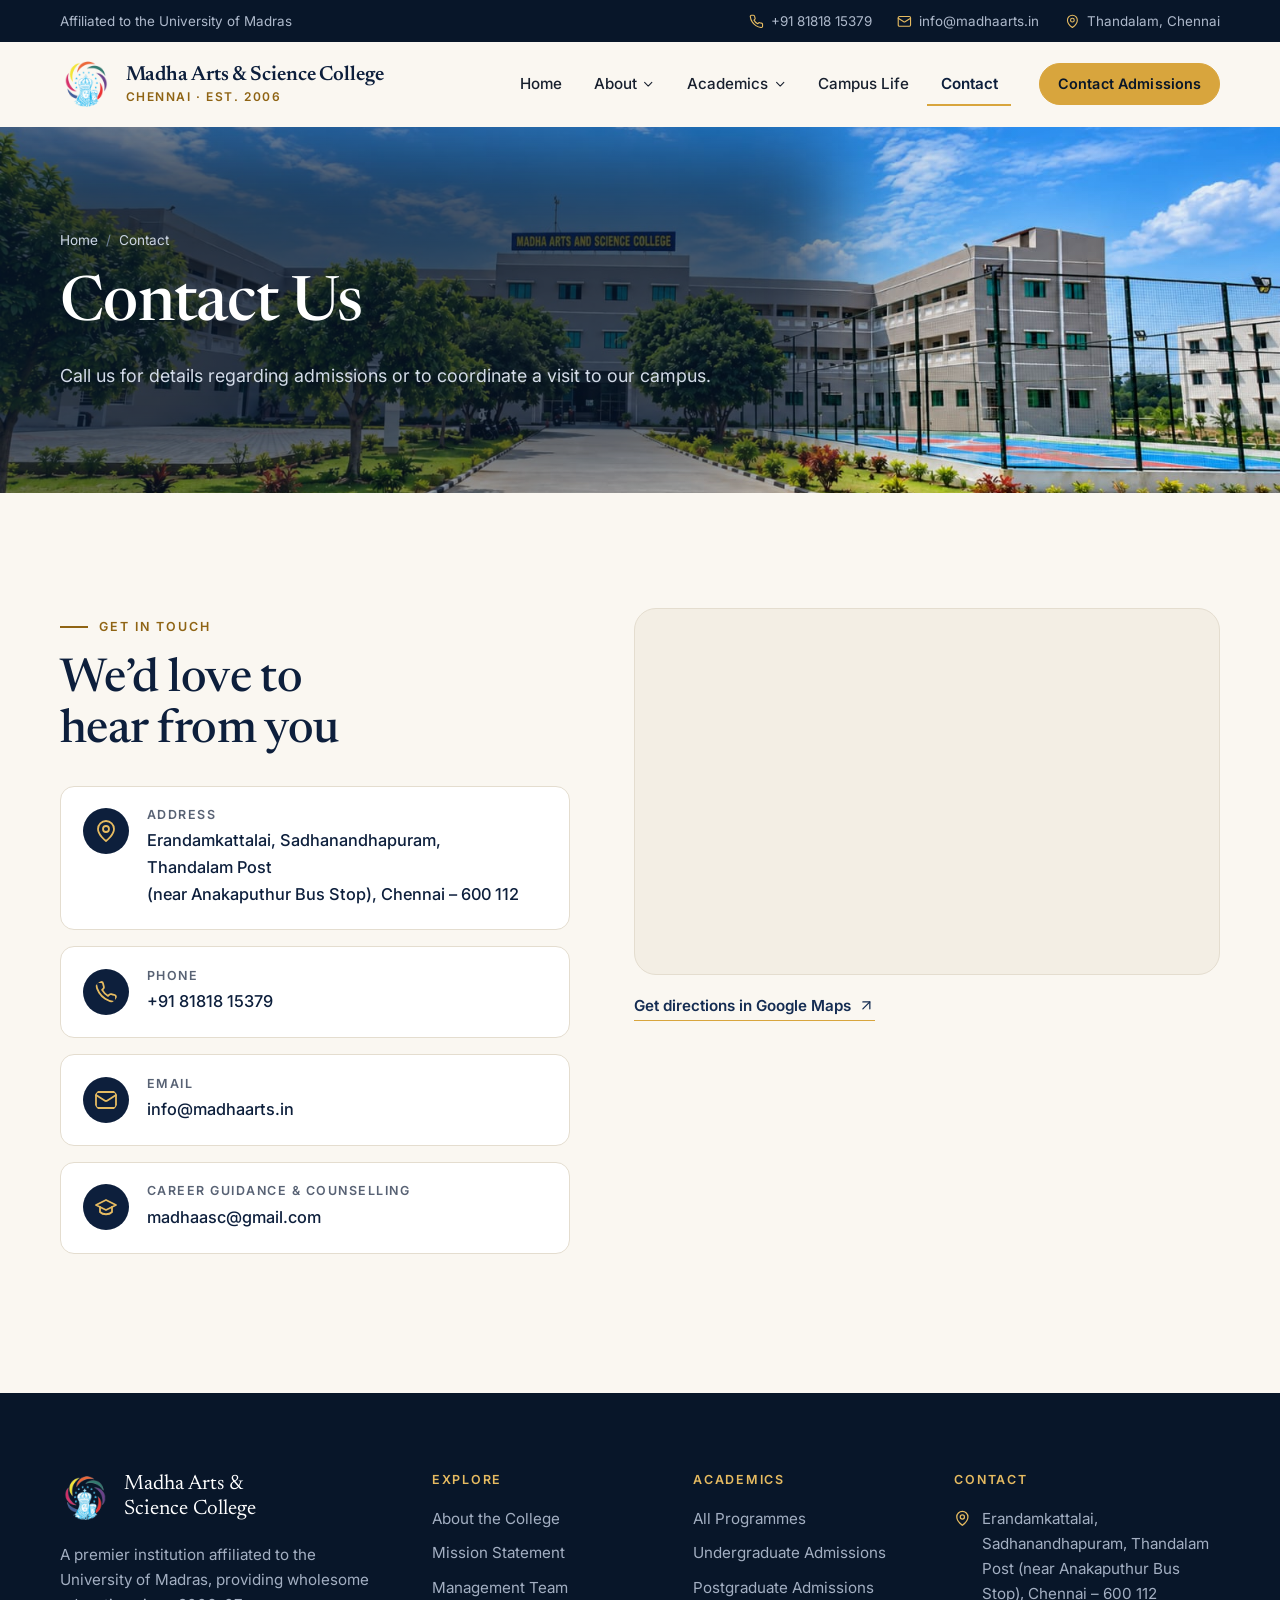
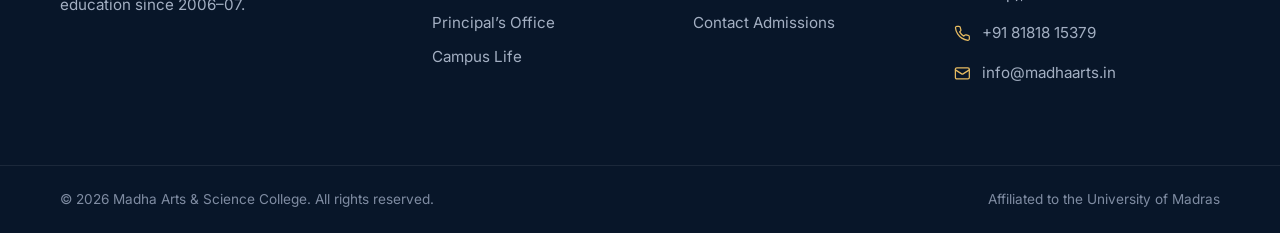
<file: contact.html>
<!DOCTYPE html>
<html lang="en">
<head>
  <meta charset="utf-8">
  <meta name="viewport" content="width=device-width, initial-scale=1">
  <title>Contact Admissions | Madha Arts &amp; Science College, Chennai</title>
  <meta name="description" content="Contact Madha Arts and Science College, Thandalam, Chennai 600 112. Call +91 81818 15379 or email info@madhaarts.in for admissions and campus visits.">
  <meta name="theme-color" content="#0d1f3c">
  <link rel="icon" type="image/png" href="assets/img/favicon.png">
  <link rel="preconnect" href="https://fonts.googleapis.com">
  <link rel="preconnect" href="https://fonts.gstatic.com" crossorigin>
  <link rel="stylesheet" href="https://fonts.googleapis.com/css2?family=Inter:wght@400;500;600;700&family=Newsreader:ital,opsz,wght@0,6..72,400;0,6..72,500;0,6..72,600;1,6..72,400;1,6..72,500&display=swap">
  <link rel="stylesheet" href="assets/css/styles.css">
  <script>document.documentElement.classList.add("js")</script>
</head>
<body>
  <a class="skip" href="#main">Skip to content</a>

  <div class="topbar">
    <div class="container topbar__inner">
      <p class="topbar__note">Affiliated to the University of Madras</p>
      <ul class="topbar__links">
        <li><a href="tel:+918181815379"><svg class="i" viewBox="0 0 24 24" aria-hidden="true"><path d="M22 16.92v3a2 2 0 0 1-2.18 2 19.79 19.79 0 0 1-8.63-3.07 19.5 19.5 0 0 1-6-6 19.79 19.79 0 0 1-3.07-8.67A2 2 0 0 1 4.11 2h3a2 2 0 0 1 2 1.72 12.84 12.84 0 0 0 .7 2.81 2 2 0 0 1-.45 2.11L8.09 9.91a16 16 0 0 0 6 6l1.27-1.27a2 2 0 0 1 2.11-.45 12.84 12.84 0 0 0 2.81.7A2 2 0 0 1 22 16.92z"/></svg>+91 81818 15379</a></li>
        <li><a href="mailto:info@madhaarts.in"><svg class="i" viewBox="0 0 24 24" aria-hidden="true"><rect width="20" height="16" x="2" y="4" rx="2"/><path d="m22 7-8.97 5.7a1.94 1.94 0 0 1-2.06 0L2 7"/></svg>info@madhaarts.in</a></li>
        <li class="hide-sm"><svg class="i" viewBox="0 0 24 24" aria-hidden="true"><path d="M20 10c0 6-8 12-8 12s-8-6-8-12a8 8 0 0 1 16 0Z"/><circle cx="12" cy="10" r="3"/></svg>Thandalam, Chennai</li>
      </ul>
    </div>
  </div>

  <header class="site-header" data-header>
    <div class="container site-header__inner">
      <a class="brand" href="index.html" aria-label="Madha Arts and Science College, home">
        <img src="assets/img/emblem.png" alt="" width="512" height="448">
        <span class="brand__text"><span class="brand__name">Madha Arts &amp; Science College</span><span class="brand__sub">Chennai &middot; Est. 2006</span></span>
      </a>
      <nav class="nav" id="site-nav" aria-label="Primary" data-nav>
        <button class="nav-toggle nav-close" type="button" data-nav-close><span class="sr-only">Close menu</span><svg class="i" viewBox="0 0 24 24" aria-hidden="true"><path d="M18 6 6 18"/><path d="m6 6 12 12"/></svg></button>
        <ul class="nav__list">
          <li class="nav__item"><a class="nav__link" href="index.html">Home</a></li>
          <li class="nav__item has-menu">
            <a class="nav__link" href="about.html">About <svg class="i" viewBox="0 0 24 24" aria-hidden="true"><path d="m6 9 6 6 6-6"/></svg></a>
            <ul class="menu">
              <li><a href="about.html#college">The College</a></li>
              <li><a href="about.html#mission">Mission Statement</a></li>
              <li><a href="about.html#group">Madha Group</a></li>
              <li><a href="about.html#leadership">Management Team</a></li>
              <li><a href="about.html#principal">Principal&rsquo;s Office</a></li>
            </ul>
          </li>
          <li class="nav__item has-menu">
            <a class="nav__link" href="academics.html">Academics <svg class="i" viewBox="0 0 24 24" aria-hidden="true"><path d="m6 9 6 6 6-6"/></svg></a>
            <ul class="menu">
              <li><a href="academics.html#programmes">All Programmes</a></li>
              <li><a href="academics.html#undergraduate">Undergraduate Admissions</a></li>
              <li><a href="academics.html#postgraduate">Postgraduate Admissions</a></li>
            </ul>
          </li>
          <li class="nav__item"><a class="nav__link" href="campus-life.html">Campus Life</a></li>
          <li class="nav__item"><a class="nav__link" href="contact.html" aria-current="page">Contact</a></li>
        </ul>
        <a class="btn btn--gold btn--sm nav__cta" href="contact.html#enquiry">Contact Admissions</a>
      </nav>
      <button class="nav-toggle" type="button" aria-expanded="false" aria-controls="site-nav" data-nav-toggle><span class="sr-only">Open menu</span><svg class="i" viewBox="0 0 24 24" aria-hidden="true"><path d="M4 6h16M4 12h16M4 18h16"/></svg></button>
    </div>
  </header>
  <div class="nav-backdrop"></div>

  <main id="main">
    <section class="page-hero page-hero--bright">
      <div class="page-hero__media"><img src="assets/img/campus-main-block.jpg" alt="" width="1600" height="747"></div>
      <div class="container page-hero__inner">
        <div class="page-hero__content">
          <ol class="crumbs" aria-label="Breadcrumb"><li><a href="index.html">Home</a></li><li aria-current="page">Contact</li></ol>
          <h1>Contact Us</h1>
          <p>Call us for details regarding admissions or to coordinate a visit to our campus.</p>
        </div>
      </div>
    </section>

    <section class="section" aria-labelledby="contact-title">
      <div class="container contact-grid">
        <div data-reveal>
          <p class="eyebrow">Get in touch</p>
          <h2 id="contact-title">We&rsquo;d love to hear from you</h2>
          <div class="contact-cards anchor" id="enquiry">
            <div class="contact-card">
              <svg class="i" viewBox="0 0 24 24" aria-hidden="true"><path d="M20 10c0 6-8 12-8 12s-8-6-8-12a8 8 0 0 1 16 0Z"/><circle cx="12" cy="10" r="3"/></svg>
              <div><h3>Address</h3><p>Erandamkattalai, Sadhanandhapuram, Thandalam Post<br>(near Anakaputhur Bus Stop), Chennai &ndash; 600 112</p></div>
            </div>
            <div class="contact-card">
              <svg class="i" viewBox="0 0 24 24" aria-hidden="true"><path d="M22 16.92v3a2 2 0 0 1-2.18 2 19.79 19.79 0 0 1-8.63-3.07 19.5 19.5 0 0 1-6-6 19.79 19.79 0 0 1-3.07-8.67A2 2 0 0 1 4.11 2h3a2 2 0 0 1 2 1.72 12.84 12.84 0 0 0 .7 2.81 2 2 0 0 1-.45 2.11L8.09 9.91a16 16 0 0 0 6 6l1.27-1.27a2 2 0 0 1 2.11-.45 12.84 12.84 0 0 0 2.81.7A2 2 0 0 1 22 16.92z"/></svg>
              <div><h3>Phone</h3><a href="tel:+918181815379">+91 81818 15379</a></div>
            </div>
            <div class="contact-card">
              <svg class="i" viewBox="0 0 24 24" aria-hidden="true"><rect width="20" height="16" x="2" y="4" rx="2"/><path d="m22 7-8.97 5.7a1.94 1.94 0 0 1-2.06 0L2 7"/></svg>
              <div><h3>Email</h3><a href="mailto:info@madhaarts.in">info@madhaarts.in</a></div>
            </div>
            <div class="contact-card">
              <svg class="i" viewBox="0 0 24 24" aria-hidden="true"><path d="M22 10 12 5 2 10l10 5 10-5Z"/><path d="M6 12v5c3 3 9 3 12 0v-5"/></svg>
              <div><h3>Career guidance &amp; counselling</h3><a href="mailto:madhaasc@gmail.com">madhaasc@gmail.com</a></div>
            </div>
          </div>
        </div>

        <div data-reveal style="--d:.1s">
          <div class="map">
            <iframe title="Map showing Madha Arts and Science College, Thandalam, Chennai" src="https://www.google.com/maps?q=Madha%20Arts%20and%20Science%20College%2C%20Thandalam%2C%20Chennai%20600112&amp;output=embed" loading="lazy" referrerpolicy="no-referrer-when-downgrade"></iframe>
          </div>
          <p style="margin-top:1rem"><a class="link-arrow" href="https://www.google.com/maps/dir/?api=1&amp;destination=Madha%20Arts%20and%20Science%20College%2C%20Thandalam%2C%20Chennai%20600112" target="_blank" rel="noopener">Get directions in Google Maps <svg class="i" viewBox="0 0 24 24" aria-hidden="true"><path d="M7 7h10v10"/><path d="M7 17 17 7"/></svg></a></p>
        </div>
      </div>
    </section>
  </main>

  <footer class="site-footer">
    <div class="container footer-grid">
      <div>
        <a class="footer-brand" href="index.html"><img src="assets/img/emblem.png" alt="" width="512" height="448" loading="lazy"><span>Madha Arts &amp;<br>Science College</span></a>
        <p>A premier institution affiliated to the University of Madras, providing wholesome education since 2006&ndash;07.</p>
      </div>
      <div>
        <h4>Explore</h4>
        <ul class="footer-links">
          <li><a href="about.html">About the College</a></li>
          <li><a href="about.html#mission">Mission Statement</a></li>
          <li><a href="about.html#leadership">Management Team</a></li>
          <li><a href="about.html#principal">Principal&rsquo;s Office</a></li>
          <li><a href="campus-life.html">Campus Life</a></li>
        </ul>
      </div>
      <div>
        <h4>Academics</h4>
        <ul class="footer-links">
          <li><a href="academics.html#programmes">All Programmes</a></li>
          <li><a href="academics.html#undergraduate">Undergraduate Admissions</a></li>
          <li><a href="academics.html#postgraduate">Postgraduate Admissions</a></li>
          <li><a href="contact.html#enquiry">Contact Admissions</a></li>
        </ul>
      </div>
      <div>
        <h4>Contact</h4>
        <ul class="footer-contact">
          <li><svg class="i" viewBox="0 0 24 24" aria-hidden="true"><path d="M20 10c0 6-8 12-8 12s-8-6-8-12a8 8 0 0 1 16 0Z"/><circle cx="12" cy="10" r="3"/></svg><span>Erandamkattalai, Sadhanandhapuram, Thandalam Post (near Anakaputhur Bus Stop), Chennai &ndash; 600 112</span></li>
          <li><svg class="i" viewBox="0 0 24 24" aria-hidden="true"><path d="M22 16.92v3a2 2 0 0 1-2.18 2 19.79 19.79 0 0 1-8.63-3.07 19.5 19.5 0 0 1-6-6 19.79 19.79 0 0 1-3.07-8.67A2 2 0 0 1 4.11 2h3a2 2 0 0 1 2 1.72 12.84 12.84 0 0 0 .7 2.81 2 2 0 0 1-.45 2.11L8.09 9.91a16 16 0 0 0 6 6l1.27-1.27a2 2 0 0 1 2.11-.45 12.84 12.84 0 0 0 2.81.7A2 2 0 0 1 22 16.92z"/></svg><a href="tel:+918181815379">+91 81818 15379</a></li>
          <li><svg class="i" viewBox="0 0 24 24" aria-hidden="true"><rect width="20" height="16" x="2" y="4" rx="2"/><path d="m22 7-8.97 5.7a1.94 1.94 0 0 1-2.06 0L2 7"/></svg><a href="mailto:info@madhaarts.in">info@madhaarts.in</a></li>
        </ul>
      </div>
    </div>
    <div class="footer-bottom">
      <div class="container"><span>&copy; <span data-year>2026</span> Madha Arts &amp; Science College. All rights reserved.</span><span>Affiliated to the University of Madras</span></div>
    </div>
  </footer>

  <script src="assets/js/main.js" defer onerror="document.documentElement.classList.remove('js')"></script>
</body>
</html>
</file>
<file: assets/css/styles.css>
/* ==========================================================================
   Madha Arts & Science College — site styles
   ========================================================================== */

:root {
  --navy-950: #081629;
  --navy-900: #0d1f3c;
  --navy-800: #142c52;
  --navy-700: #1d3d6e;
  --navy-100: #e5ebf4;
  --gold-500: #d8a53d;
  --gold-400: #e6bb61;
  --gold-700: #8f6414;
  --gold-800: #7a540f;
  --paper: #faf7f1;
  --paper-2: #f3eee4;
  --white: #ffffff;
  --ink: #18202e;
  --muted: #586274;
  --line: #e4ddcf;
  --line-dark: rgba(255, 255, 255, 0.14);
  --field-border: #6b7486; /* 4.7:1 on the white card (WCAG 1.4.11 needs 3:1) */
  --focus-ring: var(--navy-900);

  --font-display: "Newsreader", "Iowan Old Style", "Palatino Linotype", Georgia, serif;
  --font-body: "Inter", "Segoe UI", system-ui, -apple-system, Roboto, Arial, sans-serif;

  --radius-sm: 6px;
  --radius: 14px;
  --radius-lg: 22px;
  --shadow-sm: 0 1px 2px rgba(13, 31, 60, 0.06), 0 2px 8px rgba(13, 31, 60, 0.05);
  --shadow: 0 10px 30px -12px rgba(13, 31, 60, 0.22);
  --shadow-lg: 0 30px 60px -24px rgba(8, 22, 41, 0.45);

  --container: 1240px;
  --gutter: clamp(1.1rem, 4vw, 2.5rem);
  --section: clamp(4.5rem, 9vw, 7.5rem);
  --header-h: 84px;
  --ease: cubic-bezier(0.22, 0.61, 0.36, 1);
}

/* ---------- Base ---------- */
*, *::before, *::after { box-sizing: border-box; }
html { scroll-behavior: smooth; scroll-padding-top: calc(var(--header-h) + 16px); -webkit-text-size-adjust: 100%; }
body {
  margin: 0;
  font-family: var(--font-body);
  font-size: 1.0625rem;
  line-height: 1.65;
  color: var(--ink);
  background: var(--paper);
  -webkit-font-smoothing: antialiased;
  text-rendering: optimizeLegibility;
}
img { max-width: 100%; height: auto; display: block; }
a { color: inherit; text-decoration-thickness: 1px; text-underline-offset: 3px; }
h1, h2, h3, h4 { font-family: var(--font-display); font-weight: 500; line-height: 1.1; letter-spacing: -0.012em; margin: 0 0 0.6em; color: var(--navy-900); text-wrap: balance; }
h1 { font-size: clamp(2.5rem, 4.6vw + 1rem, 4.6rem); }
h2 { font-size: clamp(2rem, 2.4vw + 1rem, 3.1rem); }
h3 { font-size: clamp(1.3rem, 0.6vw + 1rem, 1.55rem); }
h4 { font-size: 1.15rem; }
p { margin: 0 0 1.1em; text-wrap: pretty; }
ul { padding: 0; margin: 0; list-style: none; }
svg.i { width: 1.1em; height: 1.1em; flex: none; stroke: currentColor; fill: none; stroke-width: 1.8; stroke-linecap: round; stroke-linejoin: round; }
:focus-visible { outline: 3px solid var(--focus-ring); outline-offset: 3px; border-radius: 4px; }
/* Focus ring: navy on light grounds, gold on dark ones */
.topbar, .hero, .page-hero, .section--navy, .cta, .site-footer, .lightbox { --focus-ring: var(--gold-400); }
.form-card { --focus-ring: var(--navy-900); }
::selection { background: var(--gold-400); color: var(--navy-950); }

.sr-only { position: absolute; width: 1px; height: 1px; padding: 0; margin: -1px; overflow: hidden; clip: rect(0 0 0 0); white-space: nowrap; border: 0; }
.skip { position: absolute; left: 1rem; top: -100px; z-index: 100; background: var(--gold-500); color: var(--navy-950); padding: 0.6rem 1rem; border-radius: var(--radius-sm); font-weight: 600; }
.skip:focus { top: 1rem; }

.container { width: 100%; max-width: var(--container); margin-inline: auto; padding-inline: var(--gutter); }
.section { padding-block: var(--section); }
.section--tint { background: var(--paper-2); }
.section--white { background: var(--white); }
.section--navy { background: var(--navy-900); color: #d7deea; }
.section--navy h2, .section--navy h3 { color: var(--white); }

.eyebrow {
  display: inline-flex; align-items: center; gap: 0.7rem;
  font-family: var(--font-body); font-size: 0.78rem; font-weight: 600;
  letter-spacing: 0.16em; text-transform: uppercase; color: var(--gold-700);
  margin: 0 0 1.1rem;
}
.eyebrow::before { content: ""; width: 28px; height: 2px; background: currentColor; }
.section--navy .eyebrow, .on-dark .eyebrow { color: var(--gold-400); }

.lead { font-size: clamp(1.1rem, 0.4vw + 1rem, 1.25rem); color: var(--muted); max-width: 62ch; }
.section--navy .lead { color: #b9c4d6; }
.section-head { max-width: 760px; margin-bottom: clamp(2.5rem, 5vw, 3.75rem); }
.section-head--center { margin-inline: auto; text-align: center; }
.section-head--center .eyebrow::after { content: ""; width: 28px; height: 2px; background: currentColor; }
.section-head--split { max-width: none; display: flex; flex-wrap: wrap; align-items: end; justify-content: space-between; gap: 1.5rem 3rem; }
.section-head--split > div { max-width: 700px; }
.section-head h2 { margin-bottom: 0.4em; }
.section-head .lead { margin-bottom: 0; }

/* ---------- Buttons ---------- */
.btn {
  --bg: var(--navy-900); --fg: var(--white); --bd: var(--navy-900);
  display: inline-flex; align-items: center; justify-content: center; gap: 0.55rem;
  padding: 0.85rem 1.4rem; min-height: 48px;
  font: 600 0.95rem/1 var(--font-body); letter-spacing: 0.01em;
  color: var(--fg); background: var(--bg); border: 1.5px solid var(--bd); border-radius: 999px;
  text-decoration: none; cursor: pointer; white-space: nowrap;
  transition: background-color .25s var(--ease), color .25s var(--ease), border-color .25s var(--ease), transform .25s var(--ease), box-shadow .25s var(--ease);
}
.btn:hover { transform: translateY(-2px); box-shadow: var(--shadow); }
.btn .i { transition: transform .25s var(--ease); }
.btn:hover .i { transform: translateX(3px); }
.btn--gold { --bg: var(--gold-500); --fg: var(--navy-950); --bd: var(--gold-500); }
.btn--gold:hover { --bg: var(--gold-400); --bd: var(--gold-400); }
.btn--ghost { --bg: transparent; --fg: var(--white); --bd: rgba(255, 255, 255, 0.55); }
.btn--ghost:hover { --bg: var(--white); --fg: var(--navy-900); --bd: var(--white); }
.btn--outline { --bg: transparent; --fg: var(--navy-900); --bd: rgba(13, 31, 60, 0.3); }
.btn--outline:hover { --bg: var(--navy-900); --fg: var(--white); --bd: var(--navy-900); }
.btn--sm { padding: 0.6rem 1.1rem; min-height: 42px; font-size: 0.9rem; }

.link-arrow {
  display: inline-flex; align-items: center; gap: 0.45rem;
  font-weight: 600; font-size: 0.95rem; color: var(--navy-800); text-decoration: none;
  border-bottom: 1.5px solid var(--gold-500); padding-bottom: 2px;
}
.link-arrow .i { transition: transform .25s var(--ease); }
.link-arrow:hover .i { transform: translateX(4px); }
.on-dark .link-arrow, .section--navy .link-arrow { color: var(--white); }

/* ---------- Top bar ---------- */
.topbar { background: var(--navy-950); color: #aeb9cb; font-size: 0.84rem; }
.topbar__inner { display: flex; align-items: center; justify-content: space-between; gap: 1rem; min-height: 42px; }
.topbar p { margin: 0; }
.topbar__links { display: flex; align-items: center; gap: 1.6rem; }
.topbar__links li, .topbar__links a { display: inline-flex; align-items: center; gap: 0.45rem; text-decoration: none; }
.topbar__links a:hover { color: var(--white); }
.topbar .i { color: var(--gold-400); }

/* ---------- Header ---------- */
.site-header {
  position: sticky; top: 0; z-index: 50;
  background: rgba(250, 247, 241, 0.92);
  backdrop-filter: saturate(160%) blur(14px); -webkit-backdrop-filter: saturate(160%) blur(14px);
  border-bottom: 1px solid transparent;
  transition: border-color .3s var(--ease), box-shadow .3s var(--ease);
}
.site-header.is-scrolled { border-color: var(--line); box-shadow: 0 6px 24px -18px rgba(13, 31, 60, 0.5); }
.site-header__inner { display: flex; align-items: center; justify-content: space-between; gap: 1.5rem; height: var(--header-h); }

.brand { display: flex; align-items: center; gap: 0.85rem; text-decoration: none; min-width: 0; }
.brand img { width: 52px; height: auto; }
.brand__text { display: flex; flex-direction: column; line-height: 1.15; min-width: 0; }
.brand__name { font-family: var(--font-display); font-size: 1.28rem; font-weight: 600; color: var(--navy-900); letter-spacing: -0.005em; }
.brand__sub { font-size: 0.75rem; font-weight: 600; letter-spacing: 0.13em; text-transform: uppercase; color: var(--gold-700); margin-top: 3px; }

.nav { display: flex; align-items: center; gap: 1.75rem; }
.nav__list { display: flex; align-items: center; gap: 0.25rem; }
.nav__item { position: relative; }
.nav__link {
  display: inline-flex; align-items: center; gap: 0.3rem;
  padding: 0.6rem 0.85rem; border-radius: 999px;
  font-size: 0.95rem; font-weight: 500; color: var(--ink); text-decoration: none; white-space: nowrap;
  transition: background-color .2s, color .2s;
}
.nav__link .i { width: 0.95em; height: 0.95em; transition: transform .25s var(--ease); }
.nav__link:hover, .nav__item:focus-within > .nav__link { background: rgba(13, 31, 60, 0.06); }
.nav__link[aria-current="page"] { color: var(--navy-900); font-weight: 600; box-shadow: inset 0 -2px 0 var(--gold-500); border-radius: 0; }

.menu {
  position: absolute; top: calc(100% + 10px); left: 50%; min-width: 250px;
  padding: 0.55rem; background: var(--white); border: 1px solid var(--line); border-radius: var(--radius);
  box-shadow: var(--shadow-lg);
  opacity: 0; visibility: hidden; transform: translate(-50%, 8px);
  transition: opacity .22s var(--ease), transform .22s var(--ease), visibility .22s;
}
.menu::before { content: ""; position: absolute; inset: -12px 0 auto; height: 12px; }
.menu a { display: block; padding: 0.6rem 0.85rem; border-radius: 9px; font-size: 0.93rem; color: var(--ink); text-decoration: none; }
.menu a:hover { background: var(--paper-2); color: var(--navy-900); }
.has-menu:hover > .menu, .has-menu:focus-within > .menu { opacity: 1; visibility: visible; transform: translate(-50%, 0); }
.has-menu:hover > .nav__link .i { transform: rotate(180deg); }

.nav-toggle {
  display: none; align-items: center; justify-content: center;
  width: 46px; height: 46px; border-radius: 12px; border: 1px solid var(--line);
  background: var(--white); color: var(--navy-900); cursor: pointer;
}
.nav-toggle .i { width: 22px; height: 22px; }

/* The full desktop nav needs ~1060px of content width, so collapse to the drawer below 1201px */
@media (max-width: 1200px) {
  :root { --header-h: 72px; }
  /* backdrop-filter would make the header the containing block of the fixed drawer */
  .site-header { background: var(--paper); backdrop-filter: none; -webkit-backdrop-filter: none; }
  .nav-toggle { display: inline-flex; }
  .nav {
    position: fixed; inset: 0 0 0 auto; width: min(380px, 100%); z-index: 60;
    flex-direction: column; align-items: stretch; gap: 1.5rem;
    padding: 5.5rem 1.5rem 2rem; background: var(--paper); overflow-y: auto;
    box-shadow: var(--shadow-lg);
    /* clip rather than translate off-canvas, so the closed drawer adds no horizontal scroll */
    clip-path: inset(0 0 0 100%); visibility: hidden;
    transition: clip-path .4s var(--ease), visibility .4s;
  }
  /* Become visible instantly on open (so focus can move into the drawer); the .4s delay stays for closing */
  .nav.is-open { clip-path: inset(0 0 0 0); visibility: visible; transition: clip-path .4s var(--ease), visibility 0s; }
  .nav__list { flex-direction: column; align-items: stretch; gap: 0; }
  .nav__item { border-bottom: 1px solid var(--line); }
  .nav__link { width: 100%; padding: 0.95rem 0.25rem; border-radius: 0; font-size: 1.05rem; font-weight: 600; }
  .nav__link:hover, .nav__item:focus-within > .nav__link { background: none; }
  .nav__link[aria-current="page"] { box-shadow: none; color: var(--gold-700); }
  .nav__link .i { display: none; }
  /* inherit, not visible: a child set to visible escapes the closed drawer's visibility: hidden and stays tabbable */
  .menu { position: static; opacity: 1; visibility: inherit; transform: none; min-width: 0; padding: 0 0 0.8rem 0.6rem; border: 0; box-shadow: none; background: none; }
  .menu::before { display: none; }
  .has-menu:hover > .menu, .has-menu:focus-within > .menu { transform: none; visibility: inherit; }
  .menu a { padding: 0.45rem 0.5rem; color: var(--muted); }
  .nav__cta { width: 100%; }
  .nav-close { position: absolute; top: 1rem; right: 1rem; }
  body.nav-open { overflow: hidden; }
  .nav-backdrop { position: fixed; inset: 0; z-index: 45; background: rgba(8, 22, 41, 0.5); opacity: 0; visibility: hidden; transition: opacity .3s, visibility .3s; }
  body.nav-open .nav-backdrop { opacity: 1; visibility: visible; }
}
@media (min-width: 1201px) { .nav-close, .nav-backdrop { display: none; } }
@media (max-width: 720px) {
  .topbar__note, .topbar .hide-sm { display: none; }
  .topbar__inner { justify-content: center; }
  .topbar__links { gap: 1.1rem; }
  .brand img { width: 42px; }
  .brand__name { font-size: 1.05rem; }
  .brand__sub { letter-spacing: 0.1em; }
}
@media (max-width: 380px) { .topbar__links li:nth-child(2) { display: none; } }

/* ---------- Hero ---------- */
.hero { position: relative; isolation: isolate; color: var(--white); overflow: hidden; background: var(--navy-950); }
.hero__media { position: absolute; inset: 0; z-index: -2; }
.hero__media img { width: 100%; height: 100%; object-fit: cover; object-position: 50% 45%; animation: heroZoom 18s var(--ease) both; }
/* A light grade keeps the photo bright; legibility comes from the soft scrim behind the text block below */
.hero::before {
  content: ""; position: absolute; inset: 0; z-index: -1;
  background:
    linear-gradient(90deg, rgba(8, 22, 41, 0.5) 0%, rgba(8, 22, 41, 0.2) 50%, rgba(8, 22, 41, 0.04) 80%),
    linear-gradient(0deg, rgba(8, 22, 41, 0.6) 0%, rgba(8, 22, 41, 0) 30%);
}
.hero__inner { min-height: clamp(560px, 76vh, 720px); display: flex; flex-direction: column; justify-content: center; padding-block: 4.5rem 8.5rem; }
.hero__content, .page-hero__content { max-width: 690px; position: relative; isolation: isolate; }
/* Blurred navy patch that follows the text block at any width (intro text stays at 4.9:1 or better) */
.hero__content::before, .page-hero__content::before {
  content: ""; position: absolute; z-index: -1; pointer-events: none;
  inset: -5rem -5rem -5rem calc(-1 * var(--gutter) - 6rem);
  background: rgba(8, 22, 41, 0.62); filter: blur(40px);
}
.hero h1 { color: var(--white); margin-bottom: 0.45em; }
.hero h1 em { font-style: italic; color: var(--gold-400); }
.hero__lead { font-size: clamp(1.08rem, 0.5vw + 1rem, 1.28rem); color: #d3dbe8; max-width: 56ch; margin-bottom: 2.2rem; }
.hero__actions { display: flex; flex-wrap: wrap; gap: 0.85rem; }
.hero__badge {
  display: inline-flex; align-items: center; gap: 0.6rem; margin-bottom: 1.6rem;
  padding: 0.45rem 0.95rem 0.45rem 0.5rem; border-radius: 999px;
  background: rgba(255, 255, 255, 0.1); border: 1px solid rgba(255, 255, 255, 0.2);
  backdrop-filter: blur(8px); -webkit-backdrop-filter: blur(8px);
  font-size: 0.85rem; font-weight: 500; color: #e7ecf4;
}
.hero__badge span { display: inline-grid; place-items: center; width: 26px; height: 26px; border-radius: 50%; background: var(--gold-500); color: var(--navy-950); }
.hero__badge .i { width: 15px; height: 15px; }
@keyframes heroZoom { from { transform: scale(1.08); } to { transform: scale(1); } }
@media (max-width: 720px) {
  .hero::before { background: linear-gradient(180deg, rgba(8, 22, 41, 0.2) 0%, rgba(8, 22, 41, 0.45) 100%); }
  .hero__media img { object-position: 47% 50%; } /* keeps the college sign and entrance in frame */
  .hero__inner { padding-block: 3.5rem 8rem; }
}

/* Facts strip overlapping hero */
.facts { position: relative; z-index: 2; margin-top: -5.5rem; }
.facts__grid {
  display: grid; grid-template-columns: repeat(4, 1fr);
  background: var(--white); border-radius: var(--radius-lg); box-shadow: var(--shadow-lg);
  overflow: hidden;
}
.fact { padding: 1.9rem 1.75rem; border-right: 1px solid var(--line); }
.fact:last-child { border-right: 0; }
.fact__value { font-family: var(--font-display); font-size: clamp(1.9rem, 1.6vw + 1.1rem, 2.6rem); line-height: 1; color: var(--navy-900); margin-bottom: 0.55rem; letter-spacing: -0.02em; }
.fact__value small { font-size: 0.5em; letter-spacing: 0; }
.fact__label { font-size: 0.9rem; color: var(--muted); line-height: 1.4; margin: 0; }
@media (max-width: 900px) {
  .facts__grid { grid-template-columns: repeat(2, 1fr); }
  .fact:nth-child(2) { border-right: 0; }
  .fact:nth-child(-n+2) { border-bottom: 1px solid var(--line); }
}
@media (max-width: 460px) { .fact { padding: 1.35rem 1.1rem; } }

/* ---------- Page hero (inner pages) ---------- */
.page-hero { position: relative; isolation: isolate; background: var(--navy-900); color: var(--white); overflow: hidden; }
.page-hero__media { position: absolute; inset: 0; z-index: -2; }
.page-hero__media img { width: 100%; height: 100%; object-fit: cover; object-position: center 40%; }
.page-hero::before {
  /* Same approach as the home hero: stay dark until the 60ch intro ends, then fade */
  --scrim-end: calc(var(--gutter) + 690px);
  content: ""; position: absolute; inset: 0; z-index: -1;
  background: linear-gradient(90deg, rgba(8, 22, 41, 0.94) 0%, rgba(13, 31, 60, 0.82) var(--scrim-end), rgba(13, 31, 60, 0.45) calc(var(--scrim-end) + 260px));
}
@media (min-width: 1241px) { .page-hero::before { --scrim-end: calc(50% - var(--container) / 2 + var(--gutter) + 690px); } }
.page-hero__inner { padding-block: clamp(4rem, 8vw, 6.5rem); }
.page-hero h1 { color: var(--white); font-size: clamp(2.3rem, 3.6vw + 1rem, 3.9rem); margin-bottom: 0.35em; }
.page-hero p { color: #c9d2e0; max-width: 60ch; font-size: 1.12rem; margin: 0; }
/* Bright variant: the home hero's light grade, with legibility from the blurred patch behind .page-hero__content */
.page-hero--bright::before { background: linear-gradient(90deg, rgba(8, 22, 41, 0.5) 0%, rgba(8, 22, 41, 0.2) 50%, rgba(8, 22, 41, 0.04) 80%); }
/* Lighter text than the default hero keeps 4.5:1 over bright photo detail such as white lab coats */
.page-hero--bright .crumbs { color: #c9d2e0; }
.page-hero--bright p { color: #d3dbe8; }
@media (max-width: 720px) { .page-hero--bright::before { background: linear-gradient(180deg, rgba(8, 22, 41, 0.2) 0%, rgba(8, 22, 41, 0.45) 100%); } }
/* Flat variant: no blurred patch behind the text, so the photo is not clouded by a soft dark panel.
   The scrim carries legibility on its own instead, deeper on the left and fading out past the intro (text stays at 4.5:1 or better). */
.page-hero--flat .page-hero__content::before { content: none; }
.page-hero--flat.page-hero--bright::before {
  background: linear-gradient(90deg, rgba(8, 22, 41, 0.86) 0%, rgba(8, 22, 41, 0.66) var(--scrim-end), rgba(8, 22, 41, 0.22) calc(var(--scrim-end) + 260px));
}
/* Phones crop into the bright middle of the photo, so the wash starts deeper: the breadcrumbs sit over ceiling lights and lit walls */
@media (max-width: 720px) { .page-hero--flat.page-hero--bright::before { background: linear-gradient(180deg, rgba(8, 22, 41, 0.74) 0%, rgba(8, 22, 41, 0.8) 100%); } }
.crumbs { display: flex; flex-wrap: wrap; gap: 0.5rem; list-style: none; padding: 0; margin: 0 0 1.2rem; font-size: 0.85rem; color: #9fb0c8; }
.crumbs a { text-decoration: none; color: #cdd7e6; }
.crumbs a:hover { color: var(--gold-400); }
.crumbs li + li::before { content: "/"; margin-right: 0.5rem; color: #6f809b; }

/* ---------- Split / media layouts ---------- */
.split { display: grid; grid-template-columns: 1.05fr 1fr; gap: clamp(2.5rem, 6vw, 5.5rem); align-items: center; }
.split--reverse > :first-child { order: 2; }
@media (max-width: 900px) { .split { grid-template-columns: 1fr; } .split--reverse > :first-child { order: 0; } }

.media-frame { position: relative; }
.media-frame img { width: 100%; border-radius: var(--radius-lg); box-shadow: var(--shadow-lg); aspect-ratio: 4 / 3.1; object-fit: cover; }
.media-frame__accent { position: absolute; inset: auto auto -22px -22px; width: 42%; height: 55%; border-radius: var(--radius-lg); background: repeating-linear-gradient(135deg, rgba(216, 165, 61, 0.35) 0 2px, transparent 2px 12px); z-index: -1; }
.media-frame__tag {
  position: absolute; right: clamp(-0.5rem, -1.5vw, 0rem); bottom: 1.75rem;
  display: flex; align-items: center; gap: 0.9rem; max-width: 290px;
  padding: 1rem 1.2rem; background: var(--navy-900); color: var(--white);
  border-radius: var(--radius); box-shadow: var(--shadow-lg);
}
.media-frame__tag img { width: 46px; height: auto; aspect-ratio: auto; border-radius: 0; box-shadow: none; }
.media-frame__tag strong { display: block; font-family: var(--font-display); font-weight: 500; font-size: 1.15rem; line-height: 1.2; }
.media-frame__tag span { font-size: 0.82rem; color: #aebbd0; }
@media (max-width: 560px) { .media-frame__tag { position: static; margin-top: 1rem; max-width: none; } .media-frame__accent { display: none; } }

.checks { display: grid; gap: 0.85rem; margin: 1.6rem 0 2.1rem; }
.checks li { display: flex; gap: 0.8rem; align-items: flex-start; }
.checks .i { color: var(--gold-700); margin-top: 0.3rem; width: 1.15em; height: 1.15em; stroke-width: 2.2; }
.checks strong { color: var(--navy-900); font-weight: 600; }

/* ---------- Values ---------- */
.values { display: grid; grid-template-columns: repeat(auto-fit, minmax(210px, 1fr)); gap: 1px; background: var(--line-dark); border: 1px solid var(--line-dark); border-radius: var(--radius-lg); overflow: hidden; }
.value { background: var(--navy-900); padding: 2rem 1.75rem; }
.value .i { width: 30px; height: 30px; color: var(--gold-400); margin-bottom: 1.1rem; stroke-width: 1.5; }
.value h3 { font-size: 1.3rem; margin-bottom: 0.35rem; }
.value p { font-size: 0.95rem; color: #aab6c9; margin: 0; }

.mission-quote { font-family: var(--font-display); font-size: clamp(1.45rem, 1.3vw + 1rem, 2.1rem); line-height: 1.35; color: var(--white); font-weight: 400; margin: 0 0 1.4rem; text-wrap: pretty; }
.mission-quote em { color: var(--gold-400); }

/* ---------- Programmes ---------- */
.filters { display: flex; flex-wrap: wrap; gap: 0.5rem; margin-bottom: 2rem; }
.filter {
  padding: 0.55rem 1.05rem; border-radius: 999px; border: 1px solid var(--line); background: var(--white);
  font: 500 0.9rem var(--font-body); color: var(--muted); cursor: pointer; transition: all .2s;
}
.filter:hover { border-color: var(--navy-700); color: var(--navy-900); }
.filter[aria-pressed="true"] { background: var(--navy-900); border-color: var(--navy-900); color: var(--white); }

.programmes { display: grid; grid-template-columns: repeat(auto-fill, minmax(290px, 1fr)); gap: 1.25rem; }
.programme {
  position: relative; display: flex; flex-direction: column;
  padding: 1.75rem 1.6rem 1.5rem; background: var(--white); border: 1px solid var(--line); border-radius: var(--radius);
  transition: transform .3s var(--ease), box-shadow .3s var(--ease), border-color .3s;
}
.programme:hover { transform: translateY(-4px); box-shadow: var(--shadow); border-color: transparent; }
.programme[hidden] { display: none; }
.programme__top { display: flex; align-items: center; justify-content: space-between; gap: 1rem; margin-bottom: 1.25rem; }
.programme__icon { display: grid; place-items: center; width: 48px; height: 48px; border-radius: 12px; background: var(--navy-100); color: var(--navy-800); }
.programme__icon .i { width: 24px; height: 24px; stroke-width: 1.6; }
.tag { display: inline-block; padding: 0.3rem 0.65rem; border-radius: 999px; font-size: 0.75rem; font-weight: 600; letter-spacing: 0.06em; text-transform: uppercase; background: var(--paper-2); color: var(--muted); }
.tag--pg { background: #f6ead0; color: var(--gold-800); } /* 5.7:1; gold-700 was 4.4:1 at this size */
.programme h3 { font-size: 1.4rem; margin-bottom: 0.2rem; }
.programme p { font-size: 0.96rem; color: var(--muted); margin-bottom: 1.4rem; }
.programme .programme__school { font-size: 0.85rem; font-weight: 500; color: var(--gold-700); margin-bottom: 0.9rem; }
.programme__foot { margin-top: auto; padding-top: 1.1rem; border-top: 1px dashed var(--line); display: flex; align-items: center; justify-content: space-between; gap: 1rem; font-size: 0.88rem; color: var(--muted); }
.programme__foot span { display: inline-flex; align-items: center; gap: 0.4rem; }
/* The padding enlarges the tap target; the negative margin keeps the footer the same height */
.programme__foot a { display: inline-flex; align-items: center; gap: 0.3rem; padding: 0.6rem 0; margin: -0.6rem 0; font-weight: 600; color: var(--navy-800); text-decoration: none; }
.programme__foot a:hover { color: var(--gold-700); }
.programme__foot .i { width: 1em; height: 1em; }

/* ---------- Message / quote ---------- */
.message { display: grid; grid-template-columns: minmax(260px, 400px) 1fr; gap: clamp(2.5rem, 6vw, 5rem); align-items: center; }
.message__photo { position: relative; }
.message__photo img { width: 100%; aspect-ratio: 4 / 5; object-fit: cover; object-position: center 12%; border-radius: var(--radius-lg); box-shadow: var(--shadow-lg); }
.message__photo::after { content: ""; position: absolute; inset: 18px -18px -18px 18px; border: 1.5px solid var(--gold-500); border-radius: var(--radius-lg); z-index: -1; }
.message blockquote { margin: 0; }
.message__quote { font-family: var(--font-display); font-size: clamp(1.55rem, 1.6vw + 1rem, 2.4rem); line-height: 1.28; color: var(--navy-900); margin-bottom: 1.5rem; text-wrap: pretty; }
.section--navy .message__quote { color: var(--white); }
.message__quote::before { content: "\201C"; display: block; font-size: 4.5rem; line-height: 0.6; color: var(--gold-500); margin-bottom: 0.4rem; }
.message__by { display: flex; flex-direction: column; gap: 0.15rem; margin-bottom: 1.8rem; }
.message__by strong { font-size: 1.05rem; color: var(--navy-900); }
.section--navy .message__by strong { color: var(--white); }
.message__by span { font-size: 0.9rem; color: var(--muted); }
.section--navy .message__by span { color: #a8b5c9; }
@media (max-width: 820px) {
  .message { grid-template-columns: 1fr; }
  .message__photo { max-width: 340px; }
  .message__photo::after { inset: 12px -10px -12px 12px; }
}

.letter { max-width: 760px; }
.letter p { font-size: 1.08rem; }
.letter h2 + p::first-letter { font-family: var(--font-display); float: left; font-size: 4.1rem; line-height: 0.8; padding: 0.35rem 0.6rem 0 0; color: var(--navy-900); }
.signature { margin-top: 2rem; padding-top: 1.5rem; border-top: 1px solid var(--line); }
.signature strong { display: block; font-family: var(--font-display); font-size: 1.5rem; font-weight: 500; color: var(--navy-900); }
.signature span { font-size: 0.92rem; color: var(--muted); }

/* ---------- Leadership ---------- */
.leaders { display: grid; grid-template-columns: repeat(3, 1fr); gap: 1.5rem; }
.leader { background: var(--white); border: 1px solid var(--line); border-radius: var(--radius-lg); overflow: hidden; display: flex; flex-direction: column; }
.leader__photo { aspect-ratio: 1 / 1.08; overflow: hidden; background: var(--paper-2); }
.leader__photo img { width: 100%; height: 100%; object-fit: cover; object-position: center 18%; transition: transform .6s var(--ease); }
.leader:hover .leader__photo img { transform: scale(1.04); }
.leader__body { padding: 1.6rem 1.6rem 1.8rem; }
.leader .leader__role { font-size: 0.78rem; font-weight: 600; letter-spacing: 0.1em; text-transform: uppercase; color: var(--gold-700); margin-bottom: 0.5rem; }
.leader h3 { margin-bottom: 0.7rem; }
.leader p { font-size: 0.96rem; color: var(--muted); margin: 0; }
@media (max-width: 980px) { .leaders { grid-template-columns: 1fr; } .leader { display: grid; grid-template-columns: 260px 1fr; } .leader__photo { aspect-ratio: auto; min-height: 100%; } }
@media (max-width: 600px) { .leader { grid-template-columns: 1fr; } .leader__photo { aspect-ratio: 1 / 1; } }

/* ---------- Admissions ---------- */
.admissions { display: grid; grid-template-columns: 1fr 1.05fr; gap: clamp(2rem, 5vw, 4rem); align-items: start; }
@media (max-width: 940px) { .admissions { grid-template-columns: 1fr; } }
.pathways { display: grid; gap: 1rem; margin: 2rem 0; }
.pathway { display: flex; gap: 1.1rem; padding: 1.4rem; border-radius: var(--radius); background: rgba(255, 255, 255, 0.05); border: 1px solid var(--line-dark); }
.pathway__num { flex: none; display: grid; place-items: center; width: 46px; height: 46px; border-radius: 50%; background: var(--gold-500); color: var(--navy-950); font-family: var(--font-display); font-size: 1.1rem; font-weight: 600; }
.pathway h3 { font-size: 1.25rem; margin-bottom: 0.3rem; }
.pathway p { margin: 0; font-size: 0.96rem; color: #b6c2d4; }
.contact-inline { display: flex; flex-wrap: wrap; gap: 0.75rem 1.75rem; }
.contact-inline a { display: inline-flex; align-items: center; gap: 0.55rem; color: var(--white); text-decoration: none; font-weight: 500; }
.contact-inline a:hover { color: var(--gold-400); }
.contact-inline .i { color: var(--gold-400); }

.pathway--light { background: var(--white); border-color: var(--line); }
.pathway--light p { color: var(--muted); }

/* ---------- Form ---------- */
.form-card { background: var(--white); color: var(--ink); border-radius: var(--radius-lg); padding: clamp(1.6rem, 3.5vw, 2.5rem); box-shadow: var(--shadow-lg); border: 1px solid var(--line); }
.form-card h3 { font-size: 1.75rem; margin-bottom: 0.3rem; color: var(--navy-900); }
.form-card > p { color: var(--muted); font-size: 0.96rem; margin-bottom: 1.6rem; }
.form-grid { display: grid; grid-template-columns: 1fr 1fr; gap: 1rem 1rem; }
.field { display: flex; flex-direction: column; gap: 0.4rem; }
.field--full { grid-column: 1 / -1; }
@media (max-width: 560px) { .form-grid { grid-template-columns: 1fr; } }
/* <picture> only swaps in the phone copy; it must not get in the way of the image filling its box */
.tile picture, .event__media picture { display: contents; }
.field label { font-size: 0.86rem; font-weight: 600; color: var(--navy-900); }
.field label span { color: #b3262e; }
.field input, .field select, .field textarea {
  width: 100%; min-height: 50px; padding: 0.75rem 0.95rem;
  font: 400 1rem var(--font-body); color: var(--ink);
  background: var(--white); border: 1.5px solid var(--field-border); border-radius: 10px;
  box-shadow: inset 0 1px 2px rgba(13, 31, 60, 0.08);
  transition: border-color .2s, box-shadow .2s, background-color .2s;
  appearance: none; -webkit-appearance: none;
}
.field select { background-image: url("data:image/svg+xml,%3Csvg xmlns='http://www.w3.org/2000/svg' width='20' height='20' viewBox='0 0 24 24' fill='none' stroke='%23586274' stroke-width='2' stroke-linecap='round' stroke-linejoin='round'%3E%3Cpath d='m6 9 6 6 6-6'/%3E%3C/svg%3E"); background-repeat: no-repeat; background-position: right 0.8rem center; padding-right: 2.6rem; }
.field textarea { min-height: 110px; resize: vertical; }
.field input:hover, .field select:hover, .field textarea:hover { border-color: var(--navy-700); }
/* Errors: red alone is about as dark as the grey border, so add a thicker edge and a tint (not colour-only) */
.field input:user-invalid, .field select:user-invalid { border-color: #c2413a; background-color: #fdf4f3; box-shadow: 0 0 0 1px #c2413a; }
/* background-color, not the shorthand, so the select's arrow icon survives focus */
.field input:focus, .field select:focus, .field textarea:focus { outline: none; border-color: var(--navy-900); background-color: var(--white); box-shadow: 0 0 0 1.5px var(--navy-900), 0 0 0 5px rgba(29, 61, 110, 0.14); }
.form-foot { display: flex; flex-wrap: wrap; align-items: center; justify-content: space-between; gap: 1rem; margin-top: 1.5rem; }
.form-foot small { color: var(--muted); font-size: 0.82rem; max-width: 34ch; line-height: 1.45; }
.form-status { margin: 1rem 0 0; padding: 0.85rem 1rem; border-radius: 10px; background: #e9f4ec; color: #1f5a33; font-size: 0.93rem; }

/* ---------- Gallery ---------- */
.mosaic { display: grid; grid-template-columns: repeat(12, 1fr); grid-auto-rows: clamp(150px, 16vw, 230px); gap: 1rem; }
.tile { position: relative; overflow: hidden; border-radius: var(--radius); background: var(--navy-800); margin: 0; }
.tile button { all: unset; display: block; width: 100%; height: 100%; cursor: zoom-in; }
.tile button:focus-visible { outline: 3px solid var(--gold-400); outline-offset: -3px; }
/* The tile clips its children, so draw the ring on the tile itself where :has() is supported */
@supports selector(:has(*)) {
  .tile button:focus-visible { outline: none; }
  .tile:has(button:focus-visible) { outline: 3px solid var(--focus-ring); outline-offset: 3px; }
}
.tile img { width: 100%; height: 100%; object-fit: cover; transition: transform .7s var(--ease); }
.tile:hover img { transform: scale(1.05); }
.tile figcaption {
  position: absolute; inset: auto 0 0; padding: 2.5rem 1.2rem 1rem; pointer-events: none;
  background: linear-gradient(0deg, rgba(8, 22, 41, 0.88), rgba(8, 22, 41, 0));
  color: var(--white); font-size: 0.95rem; font-weight: 500; line-height: 1.35;
}
.tile figcaption small { display: block; font-size: 0.75rem; font-weight: 600; letter-spacing: 0.12em; text-transform: uppercase; color: var(--gold-400); margin-bottom: 0.2rem; }
.tile--a { grid-column: span 7; grid-row: span 2; }
.tile--b { grid-column: span 5; }
.tile--c { grid-column: span 5; }
.tile--d { grid-column: span 4; }
.tile--e { grid-column: span 4; }
.tile--f { grid-column: span 4; }
.tile--g { grid-column: span 6; grid-row: span 2; }
.tile--h { grid-column: span 6; grid-row: span 2; }
.tile--wide { grid-column: span 12; grid-row: span 2; }
@media (max-width: 820px) {
  .mosaic { grid-template-columns: repeat(2, 1fr); grid-auto-rows: 200px; }
  .tile--a, .tile--g, .tile--h, .tile--wide { grid-column: span 2; grid-row: span 1; }
  .tile--b, .tile--c, .tile--d, .tile--e, .tile--f { grid-column: span 1; }
}
@media (max-width: 520px) { .mosaic { grid-template-columns: 1fr; grid-auto-rows: 220px; } .mosaic > .tile { grid-column: span 1; } }

/* ---------- Events ---------- */
.events { display: grid; grid-template-columns: repeat(auto-fill, minmax(290px, 1fr)); gap: 1.25rem; }
.event {
  display: flex; flex-direction: column; overflow: hidden;
  background: var(--white); border: 1px solid var(--line); border-radius: var(--radius);
  transition: transform .3s var(--ease), box-shadow .3s var(--ease), border-color .3s;
}
.event:hover { transform: translateY(-4px); box-shadow: var(--shadow); border-color: transparent; }
.event__media { aspect-ratio: 16 / 10; overflow: hidden; background: var(--navy-800); }
.event__media button { all: unset; display: block; width: 100%; height: 100%; cursor: zoom-in; }
.event__media button:focus-visible { outline: 3px solid var(--gold-400); outline-offset: -3px; }
@supports selector(:has(*)) {
  .event__media button:focus-visible { outline: none; }
  .event:has(button:focus-visible) { outline: 3px solid var(--focus-ring); outline-offset: 3px; }
}
.event__media img { width: 100%; height: 100%; object-fit: cover; transition: transform .7s var(--ease); }
.event:hover .event__media img { transform: scale(1.05); }
.event__body { padding: 1.3rem 1.5rem 1.6rem; }
.event__meta { display: flex; flex-wrap: wrap; gap: 0.2rem 0.9rem; font-size: 0.78rem; font-weight: 600; letter-spacing: 0.08em; text-transform: uppercase; color: var(--gold-700); margin-bottom: 0.55rem; }
.event__meta > span:last-child { color: var(--muted); }
.event h3 { font-size: 1.35rem; margin-bottom: 0.45rem; }
.event p:last-child { font-size: 0.95rem; color: var(--muted); margin: 0; }

.lightbox { width: min(1200px, 94vw); max-height: 92vh; padding: 0; border: 0; background: transparent; color: var(--white); overflow: visible; }
.lightbox::backdrop { background: rgba(5, 12, 24, 0.9); backdrop-filter: blur(4px); }
.lightbox img { width: 100%; max-height: 80vh; object-fit: contain; border-radius: var(--radius); }
.lightbox p { text-align: center; margin: 1rem 0 0; color: #d3dbe8; }
.lightbox__close { position: absolute; top: -3.2rem; right: 0; display: grid; place-items: center; width: 44px; height: 44px; border-radius: 50%; border: 1px solid rgba(255, 255, 255, 0.3); background: rgba(255, 255, 255, 0.08); color: var(--white); cursor: pointer; }
.lightbox__close:hover { background: rgba(255, 255, 255, 0.2); }

/* ---------- Group ---------- */
.institutions { display: grid; grid-template-columns: repeat(auto-fill, minmax(min(300px, 100%), 1fr)); gap: 1rem; }
.institution { display: flex; gap: 1rem; align-items: flex-start; padding: 1.25rem 1.3rem; background: var(--white); border: 1px solid var(--line); border-radius: var(--radius); }
.institution .i { flex: none; width: 40px; height: 40px; padding: 9px; border-radius: 10px; background: var(--navy-100); color: var(--navy-800); stroke-width: 1.6; }
.institution strong { display: block; font-weight: 600; color: var(--navy-900); line-height: 1.35; font-size: 0.98rem; }
.institution span { font-size: 0.86rem; color: var(--muted); }

/* ---------- CTA band ---------- */
.cta { position: relative; isolation: isolate; overflow: hidden; border-radius: var(--radius-lg); padding: clamp(2.5rem, 6vw, 4.5rem); background: var(--navy-900); color: var(--white); display: flex; flex-wrap: wrap; align-items: center; justify-content: space-between; gap: 2rem; }
.cta::before { content: ""; position: absolute; inset: 0; z-index: -1; background: radial-gradient(600px 300px at 90% 0%, rgba(216, 165, 61, 0.35), transparent 70%), radial-gradient(500px 300px at 0% 100%, rgba(29, 61, 110, 0.9), transparent 70%); }
.cta__emblem { position: absolute; right: -60px; bottom: -80px; width: 340px; opacity: 0.07; z-index: -1; filter: grayscale(1) brightness(3); }
.cta h2 { color: var(--white); margin-bottom: 0.3em; }
.cta p { color: #c3cddc; margin: 0; max-width: 52ch; }
.cta__actions { display: flex; flex-wrap: wrap; gap: 0.8rem; }

/* ---------- Contact ---------- */
.contact-grid { display: grid; grid-template-columns: 1fr 1.15fr; gap: clamp(2rem, 5vw, 4rem); align-items: start; }
@media (max-width: 940px) { .contact-grid { grid-template-columns: 1fr; } }
.contact-cards { display: grid; gap: 1rem; margin-bottom: 1.5rem; }
.contact-card { display: flex; gap: 1.1rem; padding: 1.35rem 1.4rem; background: var(--white); border: 1px solid var(--line); border-radius: var(--radius); }
.contact-card .i { flex: none; width: 46px; height: 46px; padding: 11px; border-radius: 50%; background: var(--navy-900); color: var(--gold-400); }
.contact-card h3 { font-family: var(--font-body); font-size: 0.78rem; font-weight: 600; letter-spacing: 0.12em; text-transform: uppercase; color: var(--muted); margin-bottom: 0.3rem; }
.contact-card p, .contact-card a { margin: 0; font-size: 1.02rem; color: var(--navy-900); text-decoration: none; font-weight: 500; }
.contact-card a:hover { color: var(--gold-700); text-decoration: underline; }
.contact-card a { display: inline-block; padding: 0.4rem 0; margin: -0.4rem 0; }
.map { border-radius: var(--radius-lg); overflow: hidden; border: 1px solid var(--line); background: var(--paper-2); aspect-ratio: 16 / 10; }
.map iframe { width: 100%; height: 100%; border: 0; display: block; }

/* ---------- Footer ---------- */
.site-footer { background: var(--navy-950); color: #a3afc2; font-size: 0.95rem; }
.footer-grid { display: grid; grid-template-columns: 1.5fr 1fr 1fr 1.2fr; gap: 2.5rem; padding-block: clamp(3.5rem, 7vw, 5rem); }
@media (max-width: 960px) { .footer-grid { grid-template-columns: 1fr 1fr; } }
@media (max-width: 560px) { .footer-grid { grid-template-columns: 1fr; } }
.footer-brand { display: flex; align-items: center; gap: 0.85rem; margin-bottom: 1.2rem; text-decoration: none; }
.footer-brand img { width: 50px; }
.footer-brand span { font-family: var(--font-display); font-size: 1.3rem; color: var(--white); line-height: 1.2; }
.site-footer p { margin-bottom: 1rem; }
.site-footer h4 { font-family: var(--font-body); font-size: 0.78rem; font-weight: 600; letter-spacing: 0.14em; text-transform: uppercase; color: var(--gold-400); margin-bottom: 1.2rem; }
.footer-links { display: grid; gap: 0.6rem; }
.footer-links a { text-decoration: none; }
.footer-links a:hover { color: var(--white); }
.footer-contact { display: grid; gap: 0.9rem; }
.footer-contact li { display: flex; gap: 0.7rem; align-items: flex-start; }
.footer-contact .i { color: var(--gold-400); margin-top: 0.3rem; }
.footer-contact a { text-decoration: none; }
.footer-contact a:hover { color: var(--white); }
.footer-bottom { border-top: 1px solid rgba(255, 255, 255, 0.08); }
.footer-bottom .container { display: flex; flex-wrap: wrap; justify-content: space-between; gap: 0.75rem; padding-block: 1.4rem; font-size: 0.85rem; color: #7f8ca2; }

/* ---------- Reveal on scroll ---------- */
.js [data-reveal] { opacity: 0; transform: translateY(24px); transition: opacity .8s var(--ease), transform .8s var(--ease); transition-delay: var(--d, 0s); }
.js [data-reveal].is-in { opacity: 1; transform: none; }
/* Failsafe: main.js adds .reveal-ready once the observer is armed. If it never does (blocked, slow
   or broken script), fade everything in after 2s rather than leaving sections invisible. */
.js:not(.reveal-ready) [data-reveal] { animation: reveal-failsafe .6s var(--ease) 2s forwards; }
@keyframes reveal-failsafe { to { opacity: 1; transform: none; } }

@media (prefers-reduced-motion: reduce) {
  html { scroll-behavior: auto; }
  *, *::before, *::after { animation-duration: 0.01ms !important; animation-iteration-count: 1 !important; transition-duration: 0.01ms !important; }
  .js [data-reveal] { opacity: 1; transform: none; }
}

/* ---------- Utilities ---------- */
.mt-0 { margin-top: 0; }
.mb-0 { margin-bottom: 0; }
.stack-lg > * + * { margin-top: var(--section); }
.center { text-align: center; }
.anchor { scroll-margin-top: calc(var(--header-h) + 20px); }

@media print {
  .topbar, .site-header, .nav-backdrop, .hero__media, .page-hero__media, .site-footer, .cta { display: none !important; }
  body { background: #fff; }
  /* Sections not yet scrolled into view would otherwise print blank */
  .js [data-reveal] { opacity: 1 !important; transform: none !important; animation: none !important; transition: none !important; }
}
</file>
